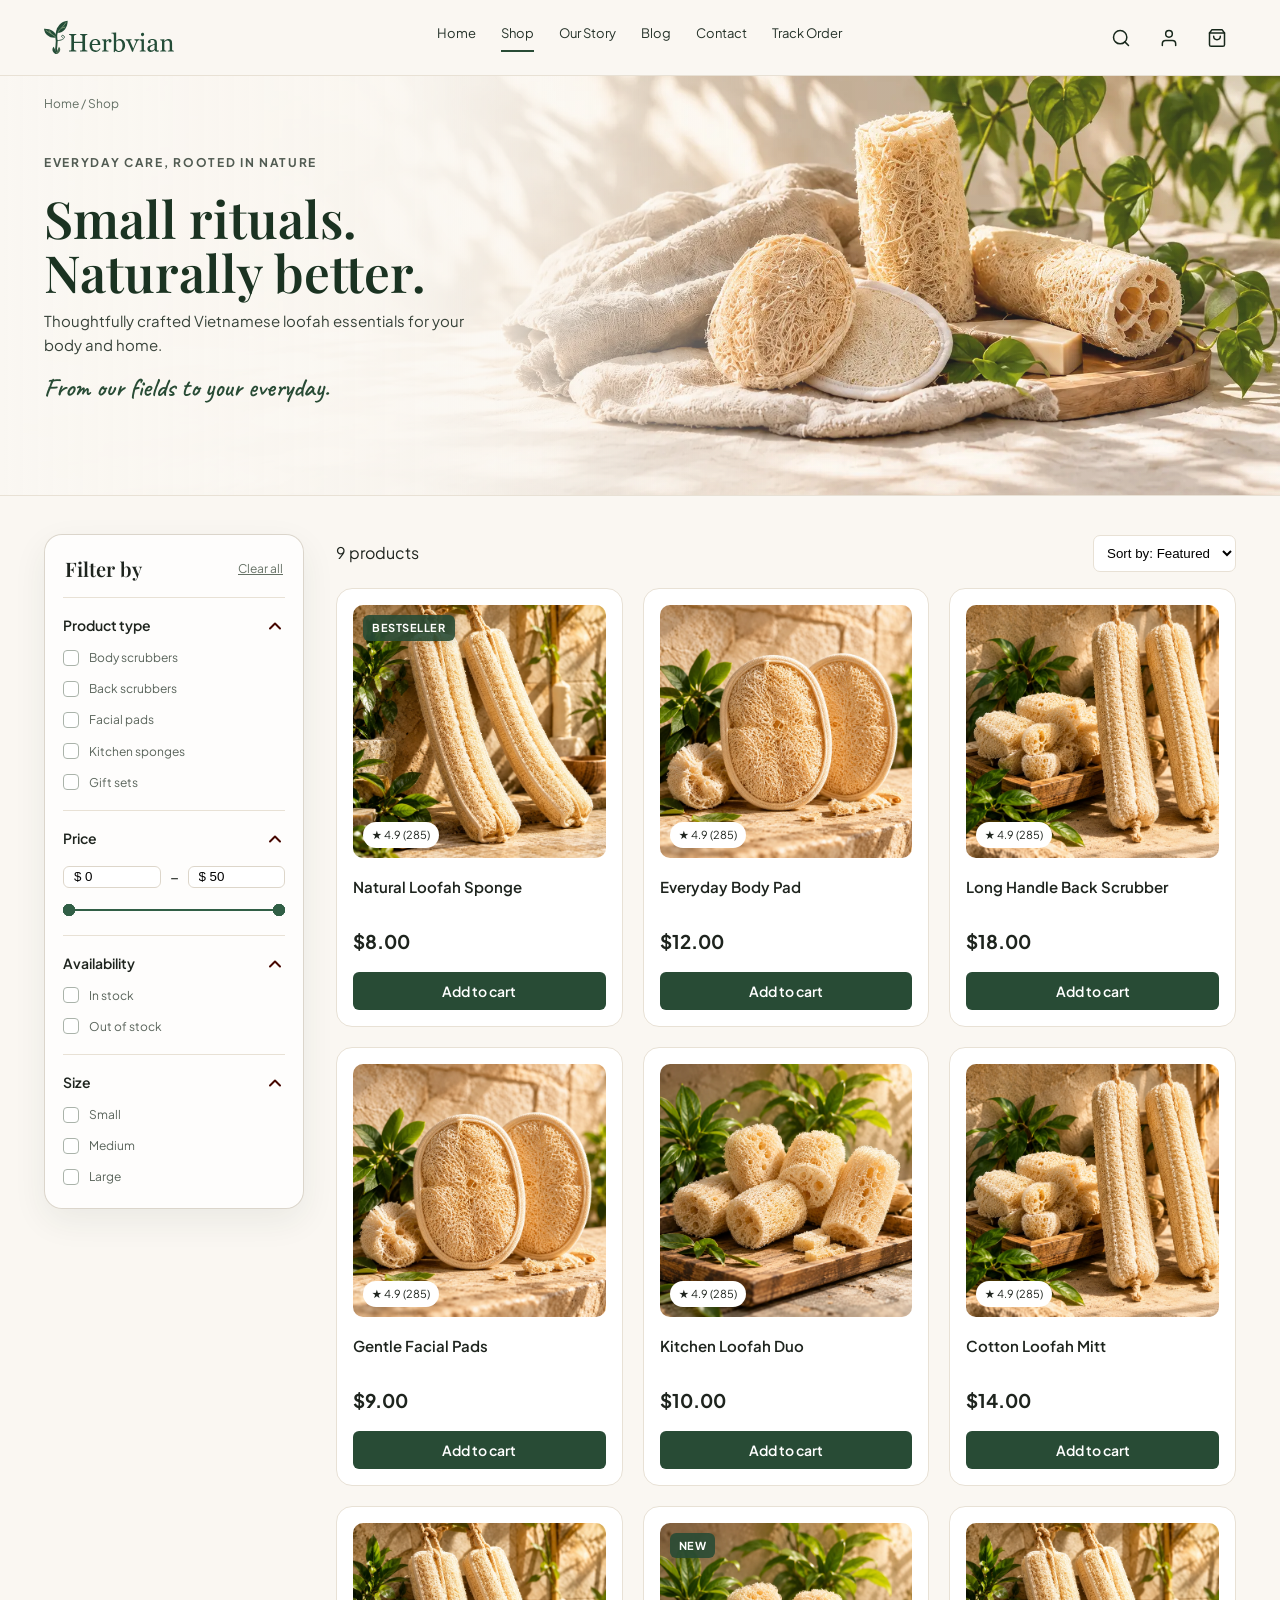
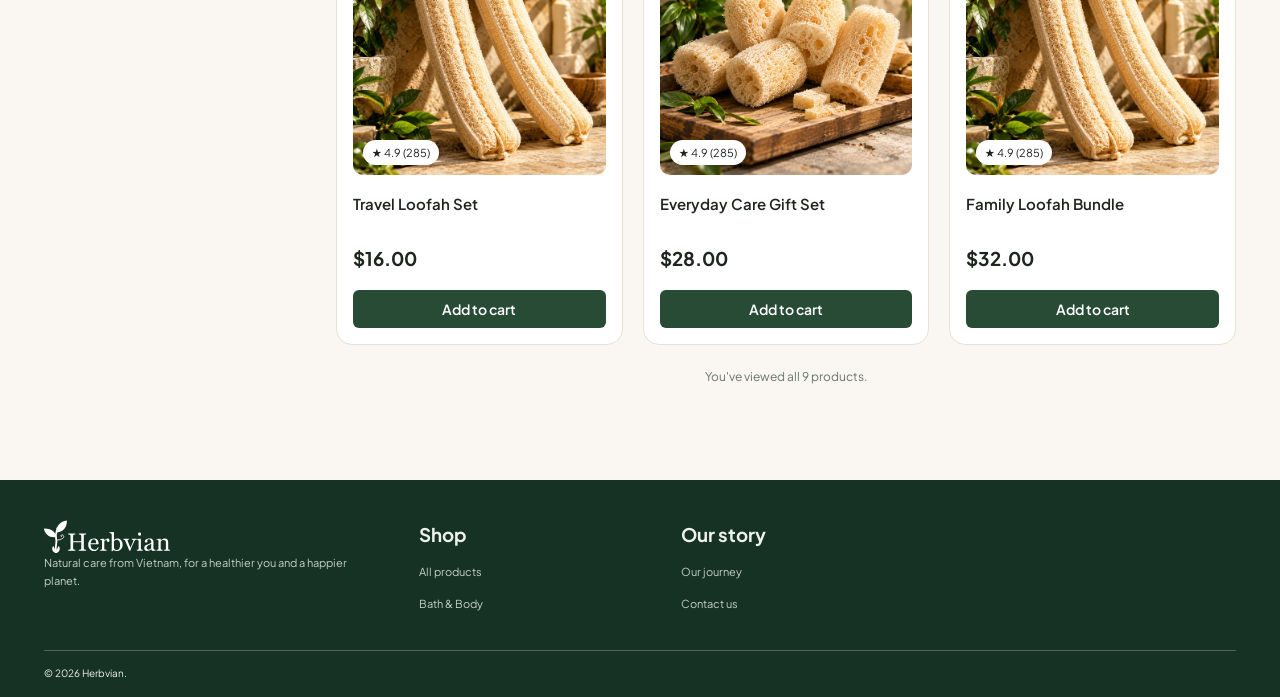
<file: shop.html>
<!doctype html>
<html lang="en">

<head>
  <meta charset="utf-8">
  <meta name="viewport" content="width=device-width,initial-scale=1">
  <title>Shop | Herbvian</title>
  <link rel="preconnect" href="https://fonts.googleapis.com">
  <link rel="preconnect" href="https://fonts.gstatic.com" crossorigin>
  <link href="https://fonts.googleapis.com/css2?family=Caveat:wght@500;600&family=Playfair+Display:wght@500;600;700&family=Plus+Jakarta+Sans:wght@400;500;600;700&display=swap" rel="stylesheet">
  <link rel="stylesheet" href="css/style.css?v=all-pages-8">
</head>

<body>
  <header class="page-header">
    <div class="container page-header__inner">
      <a class="page-logo" href="index.html" aria-label="Herbvian home">
        <img src="imgs/logo_her.svg" alt="Herbvian">
      </a>
      <nav class="page-nav" id="pageNav" aria-label="Main navigation">
        <a href="index.html">Home</a>
        <a href="shop.html" aria-current="page">Shop</a>
        <a href="our-story.html">Our Story</a>
        <a href="blog.html">Blog</a>
        <a href="contact.html">Contact</a>
        <a href="track-order.html">Track Order</a>
      </nav>
      <div class="page-actions">
        <button class="page-icon" type="button" aria-label="Search">
          <svg viewBox="0 0 24 24" aria-hidden="true"><circle cx="11" cy="11" r="8"></circle><path d="m21 21-4.35-4.35"></path></svg>
        </button>
        <button class="page-icon page-account" type="button" aria-label="Account">
          <svg viewBox="0 0 24 24" aria-hidden="true"><circle cx="12" cy="7" r="4"></circle><path d="M4 21v-2a4 4 0 0 1 4-4h8a4 4 0 0 1 4 4v2"></path></svg>
        </button>
        <button class="page-icon" type="button" aria-label="Shopping cart">
          <svg viewBox="0 0 24 24" aria-hidden="true"><path d="M6 2 3 6v14a2 2 0 0 0 2 2h14a2 2 0 0 0 2-2V6l-3-4Z"></path><path d="M3 6h18M16 10a4 4 0 0 1-8 0"></path></svg>
        </button>
        <button class="page-icon page-menu-toggle" id="pageMenuToggle" type="button" aria-label="Open menu" aria-controls="pageNav" aria-expanded="false">
          <svg viewBox="0 0 24 24" aria-hidden="true"><path d="M4 7h16M4 12h16M4 17h16"></path></svg>
        </button>
      </div>
    </div>
  </header>

  <main>
    <section class="shop-hero">
      <img class="section-bg-image shop-bg-image" src="imgs/shop_hero.webp" alt="" loading="lazy" decoding="async" aria-hidden="true">
      <div class="container">
        <div class="breadcrumb">Home / Shop</div>
        <div class="shop-hero-copy">
          <span class="eyebrow">Everyday care, rooted in nature</span>
          <h1>Small rituals.<br>Naturally better.</h1>
          <p>Thoughtfully crafted Vietnamese loofah essentials for your body and home.</p>
          <div class="shop-script">From our fields to your everyday.</div>
        </div>
      </div>
    </section>

    <section class="container shop-layout">
      <button class="shop-filter-toggle" id="shopFilterToggle" type="button" aria-controls="shopFilters" aria-expanded="false">
        <span>Filter products</span>
        <svg viewBox="0 0 20 20" aria-hidden="true"><path d="M3 5h14M6 10h8M8 15h4"></path></svg>
      </button>

      <aside class="shop-filters" id="shopFilters">
        <div class="shop-filter-head"><h2>Filter by</h2><button class="shop-clear" type="button">Clear all</button></div>
        <details class="shop-filter" open>
          <summary>Product type</summary>
          <label><input type="checkbox">Body scrubbers</label>
          <label><input type="checkbox">Back scrubbers</label>
          <label><input type="checkbox">Facial pads</label>
          <label><input type="checkbox">Kitchen sponges</label>
          <label><input type="checkbox">Gift sets</label>
        </details>
        <details class="shop-filter" open>
          <summary>Price</summary>
          <div class="price-boxes"><input value="$ 0" aria-label="Minimum price"><span>–</span><input value="$ 50" aria-label="Maximum price"></div>
          <div class="price-range" aria-hidden="true"></div>
        </details>
        <details class="shop-filter" open>
          <summary>Availability</summary>
          <label><input type="checkbox">In stock</label>
          <label><input type="checkbox">Out of stock</label>
        </details>
        <details class="shop-filter" open>
          <summary>Size</summary>
          <label><input type="checkbox">Small</label>
          <label><input type="checkbox">Medium</label>
          <label><input type="checkbox">Large</label>
        </details>
      </aside>

      <div class="shop-catalogue">
        <div class="shop-catalogue-head">
          <span>9 products</span>
          <label class="sr-only" for="shopSort">Sort products</label>
          <select id="shopSort"><option>Sort by: Featured</option></select>
        </div>
        <div class="shop-products" id="products"></div>
        <p class="shop-viewed">You've viewed all 9 products.</p>
      </div>
    </section>
  </main>

  <footer class="page-footer">
    <div class="container">
      <div class="page-footer__grid">
        <div><img class="page-footer__logo" src="imgs/logo_her.svg" alt="Herbvian"><p>Natural care from Vietnam, for a healthier you and a happier planet.</p></div>
        <div><h3>Shop</h3><ul><li><a href="shop.html">All products</a></li><li><a href="shop.html">Bath &amp; Body</a></li></ul></div>
        <div><h3>Our story</h3><ul><li><a href="our-story.html">Our journey</a></li><li><a href="contact.html">Contact us</a></li></ul></div>
      </div>
      <div class="page-footer__bottom">© 2026 Herbvian.</div>
    </div>
  </footer>

  <script>
    const productsElement = document.getElementById('products');
    const products = [
      ['product-1.webp', 'Natural Loofah Sponge', '$8.00', 'Bestseller'],
      ['product-2.webp', 'Everyday Body Pad', '$12.00'],
      ['product-3.webp', 'Long Handle Back Scrubber', '$18.00'],
      ['product-2.webp', 'Gentle Facial Pads', '$9.00'],
      ['product-4.webp', 'Kitchen Loofah Duo', '$10.00'],
      ['product-3.webp', 'Cotton Loofah Mitt', '$14.00'],
      ['product-1.webp', 'Travel Loofah Set', '$16.00'],
      ['product-4.webp', 'Everyday Care Gift Set', '$28.00', 'New'],
      ['product-1.webp', 'Family Loofah Bundle', '$32.00']
    ];

    productsElement.innerHTML = products.map(([image, name, price, badge], index) => `
      <article class="product-card">
        <div class="product-image">
          <img src="imgs/${image}" alt="${name}" loading="${index < 3 ? 'eager' : 'lazy'}" decoding="async">
          ${badge ? `<span class="product-badge">${badge}</span>` : ''}
        </div>
        <div class="product-card-body">
          <h2 class="product-name">${name}</h2>
          <p class="price">${price}</p>
          <button class="btn btn-cart" type="button">Add to cart</button>
        </div>
      </article>`).join('');

    const pageMenuToggle = document.getElementById('pageMenuToggle');
    const pageNav = document.getElementById('pageNav');
    const shopFilterToggle = document.getElementById('shopFilterToggle');
    const shopFilters = document.getElementById('shopFilters');

    function togglePanel(button, panel) {
      const isOpen = !panel.classList.contains('is-open');
      panel.classList.toggle('is-open', isOpen);
      button.setAttribute('aria-expanded', String(isOpen));
    }

    pageMenuToggle.addEventListener('click', () => togglePanel(pageMenuToggle, pageNav));
    shopFilterToggle.addEventListener('click', () => togglePanel(shopFilterToggle, shopFilters));
    pageNav.addEventListener('click', (event) => {
      if (event.target.closest('a')) {
        pageNav.classList.remove('is-open');
        pageMenuToggle.setAttribute('aria-expanded', 'false');
      }
    });

    window.addEventListener('resize', () => {
      if (window.innerWidth > 900) {
        pageNav.classList.remove('is-open');
        shopFilters.classList.remove('is-open');
        pageMenuToggle.setAttribute('aria-expanded', 'false');
        shopFilterToggle.setAttribute('aria-expanded', 'false');
      }
    }, { passive: true });
  </script>
</body>

</html>
</file>
<file: css/style.css>
/* ==========================================================================
   🌿 HERBVIAN — DESIGN SYSTEM & MASTER STYLESHEET
   Natural Care From Vietnam for a Healthier You
   ========================================================================== */

/* --- 1. CSS VARIABLES (DESIGN TOKENS) --- */
:root {
  /* Brand Primary Colors */
  --color-primary: #284B35;
  /* Deep Forest Green */
  --color-primary-dark: #1B3322;
  /* Dark Forest Charcoal */
  --color-primary-hover: #1F3A2A;
  /* Deep Forest Hover */
  --color-primary-light: #3D644B;
  /* Sage Forest */
  --color-primary-soft: #EEF3EF;
  /* Soft Forest Tint */

  /* Accent Colors */
  --color-accent-gold: #EBB434;
  /* Loofah Blossom Yellow */
  --color-accent-star: #F4A81E;
  /* Warm Star Rating Yellow */
  --color-accent-amber: #D69438;
  /* Golden Hour Amber */

  /* Neutral Backgrounds & Surfaces */
  --bg-page: #FAF7F2;
  /* Warm Linen Page Base */
  --bg-surface: #F4EFE6;
  /* Soft Parchment Card/Section */
  --bg-card: #FFFFFF;
  /* Pure White for Cards & Polaroids */
  --bg-dark-section: #1A1B18;
  /* Deep Spa Slate / Charcoal */

  /* Text Colors */
  --text-main: #1E241E;
  /* Dark Charcoal Green */
  --text-muted: #515B52;
  /* Earthy Slate Body */
  --text-sub: #7F8A80;
  /* Muted Grey Caption */
  --text-light: #FAF7F2;
  /* Warm Ivory for Dark Sections */
  --text-gold-light: #E5B869;
  /* Eyebrow Gold Accent on Dark */

  /* Borders & Dividers */
  --border-subtle: #E8E1D5;
  --border-card: #DCD5C9;
  --border-light-trans: rgba(255, 255, 255, 0.25);

  /* Typography Families */
  --font-serif: 'Playfair Display', Georgia, serif;
  --font-script: 'Caveat', cursive;
  --font-sans: 'Plus Jakarta Sans', system-ui, -apple-system, sans-serif;

  /* Typography Scale */
  --fs-hero-title: clamp(2.4rem, 4.8vw, 3.8rem);
  --fs-hero-script: clamp(2rem, 3.8vw, 3rem);
  --fs-h1: clamp(1.85rem, 3.5vw, 2.75rem);
  --fs-h2: clamp(1.4rem, 2.4vw, 2rem);
  --fs-h3: clamp(1.05rem, 1.8vw, 1.35rem);
  --fs-eyebrow: 0.75rem;
  --fs-body-lg: 1.0625rem;
  --fs-body: 0.9375rem;
  --fs-body-sm: 0.8125rem;
  --fs-meta: 0.75rem;

  /* Border Radii */
  --radius-sm: 6px;
  --radius-md: 10px;
  --radius-lg: 16px;
  --radius-xl: 24px;
  --radius-full: 9999px;

  /* Shadows */
  --shadow-sm: 0 2px 8px rgba(0, 0, 0, 0.04);
  --shadow-md: 0 10px 30px rgba(40, 75, 53, 0.08);
  --shadow-polaroid: 0 16px 36px rgba(27, 51, 34, 0.12);
  --shadow-drawer: -8px 0 30px rgba(0, 0, 0, 0.15);

  /* Transitions & Curves - Organic & Fluid Easing */
  --ease-soft: cubic-bezier(0.22, 1, 0.36, 1);
  /* Smooth deceleration for luxury feel */
  --ease-fluid: cubic-bezier(0.25, 0.9, 0.3, 1);
  /* Natural fluid response */
  --ease-in-out-soft: cubic-bezier(0.4, 0, 0.2, 1);
  /* Standard silky ease-in-out */
  --ease-spring-soft: cubic-bezier(0.34, 1.3, 0.64, 1);
  /* Gentle subtle spring bounce */
  --ease-drawer: cubic-bezier(0.32, 0.72, 0, 1);
  /* iOS-like fluid sheet slide */

  --transition-fast: 0.3s var(--ease-fluid);
  --transition-normal: 0.5s var(--ease-soft);
  --transition-slow: 0.8s var(--ease-soft);
  --transition-image: 1.1s var(--ease-soft);
  --transition-drawer: 0.6s var(--ease-drawer);

  /* Layout Container */
  --container-max-w: 1240px;
  --header-height: 80px;
}

/* --- 2. CSS RESET & BASE --- */
*,
*::before,
*::after {
  box-sizing: border-box;
  margin: 0;
  padding: 0;
}

/* --- LENIS SMOOTH SCROLL INTEGRATION --- */
html.lenis,
html.lenis body {
  height: auto;
}

.lenis.lenis-smooth {
  scroll-behavior: auto !important;
}

.lenis.lenis-smooth [data-lenis-prevent] {
  overscroll-behavior: contain;
}

.lenis.lenis-stopped {
  overflow: hidden;
}

.lenis.lenis-smooth iframe {
  pointer-events: none;
}

/* --- LUXURY CUSTOM SCROLLBAR --- */
/* Modern standards (Firefox, Safari 16+) */
html {
  font-size: 16px;
  -webkit-font-smoothing: antialiased;
  -moz-osx-font-smoothing: grayscale;
  scrollbar-width: thin;
  scrollbar-color: rgba(40, 75, 53, 0.35) var(--bg-page);
}

/* WebKit-based browsers (Chrome, Edge, Opera, Safari) */
::-webkit-scrollbar {
  width: 9px;
  height: 9px;
}

::-webkit-scrollbar-track {
  background: var(--bg-page);
}

::-webkit-scrollbar-thumb {
  background-color: rgba(40, 75, 53, 0.3);
  border-radius: 9999px;
  border: 2px solid var(--bg-page);
  /* Creates elegant inset floating pill */
  background-clip: padding-box;
  transition: background-color 0.2s ease;
}

::-webkit-scrollbar-thumb:hover {
  background-color: var(--color-primary-light);
}

::-webkit-scrollbar-thumb:active {
  background-color: var(--color-primary);
}

::-webkit-scrollbar-corner {
  background: transparent;
}

/* Custom scrollbar for inner scrollable containers (e.g., Cart Drawer) */
.drawer-body,
[data-lenis-prevent] {
  scrollbar-width: thin;
  scrollbar-color: rgba(40, 75, 53, 0.25) transparent;
}

.drawer-body::-webkit-scrollbar,
[data-lenis-prevent]::-webkit-scrollbar {
  width: 5px;
  height: 5px;
}

.drawer-body::-webkit-scrollbar-track,
[data-lenis-prevent]::-webkit-scrollbar-track {
  background: transparent;
}

.drawer-body::-webkit-scrollbar-thumb,
[data-lenis-prevent]::-webkit-scrollbar-thumb {
  background-color: rgba(40, 75, 53, 0.25);
  border-radius: 9999px;
}

.drawer-body::-webkit-scrollbar-thumb:hover,
[data-lenis-prevent]::-webkit-scrollbar-thumb:hover {
  background-color: var(--color-primary-light);
}

body {
  font-family: var(--font-sans);
  background-color: var(--bg-page);
  color: var(--text-main);
  line-height: 1.6;
  overflow-x: hidden;
}

/* --- FIRST-VISIT PRELOADER --- */
html.preloader-active,
html.preloader-active body {
  overflow: hidden;
}

.site-preloader {
  position: fixed;
  inset: 0;
  z-index: 10000;
  display: none;
  place-items: center;
  background: #f5f0e7;
  opacity: 1;
  visibility: visible;
  transition: opacity 420ms var(--ease-soft), visibility 0s linear 420ms;
}

.preloader-active .site-preloader {
  display: grid;
}

.site-preloader-logo {
  width: min(78vw, 480px);
  height: auto;
}

.site-preloader.is-leaving {
  opacity: 0;
  visibility: hidden;
  pointer-events: none;
}

html[data-preloader-mode="reduced"] .site-preloader {
  transition-duration: 220ms, 0s;
  transition-delay: 0s, 220ms;
}

img {
  max-width: 100%;
  height: auto;
  display: block;
}

/* Skip layout and paint work for content that is still far below the fold. */
.journey-section,
.ocean-section,
.comparison-section,
.spa-section,
.products-section,
.reviews-section,
.faq-section,
.blog-section,
.value-props-bar,
.site-footer {
  content-visibility: auto;
  contain-intrinsic-size: auto 900px;
}

a {
  color: inherit;
  text-decoration: none;
  transition: color var(--transition-fast);
}

button {
  cursor: pointer;
  border: none;
  background: none;
  font-family: inherit;
  font-size: inherit;
  color: inherit;
}

ul,
ol {
  list-style: none;
}

/* --- 3. REUSABLE UTILITIES & TYPOGRAPHY --- */
.container {
  width: 100%;
  max-width: var(--container-max-w);
  margin-left: auto;
  margin-right: auto;
  padding-left: 24px;
  padding-right: 24px;
}

.eyebrow {
  font-size: var(--fs-eyebrow);
  font-weight: 700;
  text-transform: uppercase;
  letter-spacing: 0.14em;
  color: var(--text-muted);
  display: inline-block;
  margin-bottom: 10px;
}

.eyebrow-gold {
  color: var(--text-gold-light);
}

.font-serif {
  font-family: var(--font-serif);
}

.font-script {
  font-family: var(--font-script);
}

/* Standard Buttons */
.btn {
  display: inline-flex;
  align-items: center;
  justify-content: center;
  gap: 8px;
  font-weight: 600;
  font-size: 0.8125rem;
  letter-spacing: 0.08em;
  text-transform: uppercase;
  border-radius: var(--radius-full);
  padding: 13px 28px;
  transition: transform var(--transition-normal), background-color var(--transition-fast), color var(--transition-fast), box-shadow var(--transition-normal), border-color var(--transition-fast);
  white-space: nowrap;
  will-change: transform, box-shadow;
}

.btn .arrow-icon,
.link-arrow .arrow-icon {
  display: inline-flex;
  align-items: center;
  justify-content: center;
  line-height: 0;
  transition: transform var(--transition-normal);
}

.btn .arrow-icon svg,
.link-arrow .arrow-icon svg {
  display: block;
}

.btn:hover .arrow-icon,
.link-arrow:hover .arrow-icon {
  transform: translateX(6px);
}

.btn-primary {
  background-color: var(--color-primary);
  color: #FFFFFF;
}

.btn-primary:hover {
  background-color: var(--color-primary-hover);
  box-shadow: 0 12px 28px rgba(40, 75, 53, 0.25);
  transform: translateY(-3px);
}

.btn-pill-dark {
  background-color: #243527;
  color: #FAF7F2;
  border: 1px solid rgba(255, 255, 255, 0.15);
  transition: transform var(--transition-normal), background-color var(--transition-fast), box-shadow var(--transition-normal), border-color var(--transition-fast);
  will-change: transform, box-shadow;
}

.btn-pill-dark:hover {
  background-color: var(--color-primary);
  border-color: var(--color-primary);
  box-shadow: 0 12px 28px rgba(0, 0, 0, 0.35);
  transform: translateY(-3px);
}

.btn-cart {
  width: 100%;
  background-color: var(--color-primary);
  color: #FFFFFF;
  border-radius: var(--radius-sm);
  padding: 10px 18px;
  font-size: 0.875rem;
  font-weight: 600;
  text-transform: none;
  letter-spacing: 0;
  display: flex;
  align-items: center;
  justify-content: center;
  gap: 8px;
  transition: transform var(--transition-fast), background-color var(--transition-fast), box-shadow var(--transition-normal);
  will-change: transform, box-shadow;
}

.btn-cart:hover {
  background-color: var(--color-primary-hover);
  box-shadow: 0 6px 18px rgba(40, 75, 53, 0.22);
  transform: translateY(-2px);
}

.btn-cart:active {
  transform: translateY(0);
  box-shadow: 0 2px 8px rgba(40, 75, 53, 0.15);
}

.link-arrow {
  display: inline-flex;
  align-items: center;
  gap: 6px;
  font-weight: 600;
  font-size: 0.875rem;
  color: var(--text-main);
  transition: color var(--transition-fast);
}

.link-arrow:hover {
  color: var(--color-primary);
}

.link-arrow .arrow-icon {
  transition: transform var(--transition-normal);
}

.link-arrow:hover .arrow-icon {
  transform: translateX(6px);
}

/* Rating Stars */
.rating-stars {
  display: flex;
  align-items: center;
  gap: 3px;
  color: var(--color-accent-star);
  font-size: 0.875rem;
}

.rating-count {
  color: var(--text-sub);
  font-size: 0.8125rem;
  margin-left: 4px;
}

/* --- 4. HEADER / NAVBAR --- */
.site-header {
  position: fixed;
  top: 0;
  left: 0;
  width: 100%;
  z-index: 100;
  height: var(--header-height);
  background-color: transparent;
  display: flex;
  align-items: center;
  isolation: isolate;
}

.header-background {
  position: absolute;
  z-index: 0;
  pointer-events: none;
  transition: opacity 180ms ease-out;
}

.header-background-default {
  inset: 0;
  opacity: 1;
  border-bottom: 1px solid rgba(255, 255, 255, 0.2);
  backdrop-filter: blur(8px);
  -webkit-backdrop-filter: blur(8px);
}

.header-background-scrolled {
  top: 10px;
  left: 50%;
  width: min(calc(100% - 48px), 1220px);
  height: 60px;
  transform: translateX(-50%);
  border: 1px solid rgba(232, 225, 213, 0.8);
  border-radius: 18px;
  background-color: rgba(250, 247, 242, 0.94);
  box-shadow: 0 4px 24px rgba(0, 0, 0, 0.06);
  backdrop-filter: blur(16px);
  -webkit-backdrop-filter: blur(16px);
  opacity: 0;
}

.site-header.scrolled .header-background-default {
  opacity: 0;
}

.site-header.scrolled .header-background-scrolled {
  opacity: 1;
}

.header-container {
  display: flex;
  align-items: center;
  justify-content: space-between;
  padding-block: 8px;
  position: relative;
  z-index: 1;
}

.site-header.scrolled .header-container {
  padding-block: 8px;
}

.brand-logo {
  display: flex;
  align-items: center;
  gap: 10px;
  text-decoration: none;
  transition: opacity var(--transition-fast), transform var(--transition-fast);
}

.brand-logo:hover {
  opacity: 0.9;
}

.brand-logo-image {
  width: 130px;
  height: auto;
  flex: 0 0 auto;
  transition: transform 180ms ease-out, width 180ms ease-out;
}

.site-header.scrolled .brand-logo-image {
  width: 130px;
  filter: none;
  transform: scale(0.84615);
  transform-origin: left center;
}

.brand-logo:hover .brand-logo-image {
  transform: scale(1.02);
}

.site-header.scrolled .brand-logo:hover .brand-logo-image {
  transform: scale(0.86308);
}

.brand-logo svg {
  color: var(--color-primary);
  width: 28px;
  height: 28px;
  transition: transform var(--transition-normal);
}

.brand-logo:hover svg {
  transform: rotate(15deg);
}

.brand-logo-text {
  display: flex;
  flex-direction: column;
  line-height: 1;
}

.brand-title {
  font-family: var(--font-serif);
  font-size: 1.45rem;
  font-weight: 700;
  color: var(--color-primary-dark);
  letter-spacing: -0.01em;
}

.brand-tagline {
  font-family: var(--font-sans);
  font-size: 0.5rem;
  font-weight: 700;
  letter-spacing: 0.16em;
  color: var(--text-muted);
  margin-top: 3px;
  text-transform: uppercase;
}

.nav-menu {
  display: flex;
  align-items: center;
  gap: 24px;
}

.nav-link {
  font-size: 0.875rem;
  font-weight: 500;
  color: var(--text-main);
  position: relative;
  padding: 8px 0;
  transition: color var(--transition-fast);
}

.nav-link.has-dropdown {
  display: inline-flex;
  align-items: center;
  gap: 4px;
}

.nav-link::after {
  content: '';
  position: absolute;
  bottom: 4px;
  left: 0;
  width: 0%;
  height: 2px;
  background-color: var(--color-primary);
  transition: width var(--transition-normal);
}

.nav-link:hover::after,
.nav-link.active::after {
  width: 100%;
}

.nav-link:hover {
  color: var(--color-primary);
}

.header-actions {
  display: flex;
  align-items: center;
  gap: 16px;
}

.action-btn {
  position: relative;
  display: flex;
  align-items: center;
  justify-content: center;
  width: 38px;
  height: 38px;
  border-radius: var(--radius-full);
  color: var(--text-main);
  transition: background-color var(--transition-fast), color var(--transition-fast), transform var(--transition-fast);
}

.action-btn:hover {
  background-color: rgba(40, 75, 53, 0.08);
  color: var(--color-primary);
  transform: translateY(-1px);
}

.cart-badge {
  position: absolute;
  top: 4px;
  right: 4px;
  background-color: var(--color-primary);
  color: #FFFFFF;
  font-size: 0.6875rem;
  font-weight: 700;
  width: 16px;
  height: 16px;
  border-radius: var(--radius-full);
  display: flex;
  align-items: center;
  justify-content: center;
}

.mobile-menu-toggle {
  display: none;
  font-size: 1.5rem;
  color: var(--text-main);
}

/* --- 5. HERO SECTION --- */
.hero-section {
  position: relative;
  min-height: 100vh;
  display: flex;
  flex-direction: column;
  justify-content: space-between;
  background-color: #E8DCC9;
  background-image:
    radial-gradient(ellipse 65% 55% at 20% 32%, rgba(250, 247, 242, 0.95) 0%, rgba(250, 247, 242, 0.65) 45%, rgba(250, 247, 242, 0) 80%),
    linear-gradient(to top, rgba(14, 28, 19, 0.75) 0%, rgba(14, 28, 19, 0.30) 25%, transparent 48%);
  background-size: cover;
  background-position: right 6% top;
  padding-top: calc(var(--header-height) + 24px);
  padding-bottom: 125px;
  /* Rộng rãi, cách xa hoàn toàn mép giấy xé để content không bị sát đáy */

  /* Authentic Torn Paper Edge Mask */
  -webkit-mask-image: url('../imgs/hero-torn-mask.webp');
  mask-image: url('../imgs/hero-torn-mask.webp');
  -webkit-mask-size: 100% 100%;
  mask-size: 100% 100%;
  -webkit-mask-repeat: no-repeat;
  mask-repeat: no-repeat;
  -webkit-mask-position: bottom;
  mask-position: bottom;
}

.hero-container {
  display: flex;
  flex-direction: column;
  justify-content: space-between;
  width: 100%;
  flex-grow: 1;
}

.hero-main-content {
  padding-top: 30px;
  padding-bottom: 30px;
  max-width: 520px;
}

.hero-title {
  font-size: clamp(2.35rem, 3.8vw, 3.35rem);
  line-height: 1.1;
  font-weight: 600;
  color: #173322;
  margin-bottom: 4px;
  letter-spacing: -0.01em;
}

.hero-title-main {
  display: block;
}

.hero-title .title-script {
  display: block;
  font-family: var(--font-script);
  font-size: clamp(1.95rem, 3vw, 2.65rem);
  font-weight: 600;
  color: #173322;
  margin-top: -2px;
  line-height: 1.15;
}

.hero-description {
  font-size: 1rem;
  color: #4A564C;
  margin-top: 14px;
  margin-bottom: 22px;
  line-height: 1.55;
  max-width: 440px;
}

.hero-btn-wrap {
  display: inline-block;
}

/* --- Hero Stagger Fade Animations --- */
.hero-title-main.reveal,
.hero-title .title-script.reveal,
.hero-description.reveal,
.hero-btn-wrap.reveal,
.hero-trust-item.reveal,
.trust-chevron.reveal {
  opacity: 0;
  transform: translateY(26px);
  transition: opacity 0.8s cubic-bezier(0.22, 1, 0.36, 1),
    transform 0.8s cubic-bezier(0.22, 1, 0.36, 1);
  will-change: opacity, transform;
}

.hero-title-main.reveal.is-visible,
.hero-title .title-script.reveal.is-visible,
.hero-description.reveal.is-visible,
.hero-btn-wrap.reveal.is-visible,
.hero-trust-item.reveal.is-visible,
.trust-chevron.reveal.is-visible {
  opacity: 1;
  transform: translateY(0);
}

/* Hero Stagger Delays (Delicate 120ms - 140ms steps) */
.hero-delay-1 {
  transition-delay: 0.08s;
}

.hero-delay-2 {
  transition-delay: 0.22s;
}

.hero-delay-3 {
  transition-delay: 0.36s;
}

.hero-delay-4 {
  transition-delay: 0.50s;
}

.hero-delay-5 {
  transition-delay: 0.64s;
}

.hero-delay-6 {
  transition-delay: 0.76s;
}

.hero-delay-7 {
  transition-delay: 0.88s;
}

.hero-delay-8 {
  transition-delay: 1.00s;
}

/* Hero Button with White Outline */
.btn-hero {
  background-color: #244832;
  color: #FFFFFF;
  border: 1.5px solid rgba(255, 255, 255, 0.9);
  border-radius: var(--radius-full);
  padding: 11px 26px;
  font-size: 0.8125rem;
  font-weight: 700;
  letter-spacing: 0.08em;
  text-transform: uppercase;
  display: inline-flex;
  align-items: center;
  gap: 10px;
  box-shadow: 0 4px 16px rgba(0, 0, 0, 0.18);
  transition: background-color var(--transition-normal), border-color var(--transition-normal),
    color var(--transition-normal), transform var(--transition-normal),
    box-shadow var(--transition-normal);
}

.btn-hero:hover {
  background-color: #1A3624;
  border-color: #FFFFFF;
  transform: translateY(-2px);
  box-shadow: 0 8px 24px rgba(26, 54, 36, 0.35);
}

.btn-hero .arrow-icon {
  display: inline-flex;
  align-items: center;
  transition: transform var(--transition-normal);
}

.btn-hero:hover .arrow-icon {
  transform: translateX(5px);
}

/* Hero Trust Row */
.hero-trust-row {
  display: flex;
  align-items: flex-end;
  gap: 32px;
  max-width: 740px;
  margin-top: auto;
  padding-bottom: 8px;
}

.hero-trust-item {
  display: flex;
  flex-direction: column;
  align-items: center;
  text-align: center;
  gap: 8px;
  color: #FFFFFF;
}

.trust-icon {
  display: flex;
  align-items: center;
  justify-content: center;
  color: #FFFFFF;
  filter: drop-shadow(0 2px 5px rgba(0, 0, 0, 0.65));
  transition: transform var(--transition-fast);
}

.hero-trust-item:hover .trust-icon {
  transform: translateY(-2px) scale(1.08);
}

.trust-label {
  display: flex;
  flex-direction: column;
  gap: 2px;
  font-size: 0.8125rem;
  line-height: 1.35;
  color: #FFFFFF;
  text-shadow: 0 1px 3px rgba(0, 0, 0, 0.9), 0 2px 8px rgba(0, 0, 0, 0.65);
  white-space: nowrap;
}

.trust-label strong {
  font-size: 0.875rem;
  font-weight: 700;
  color: #FFFFFF;
  letter-spacing: 0.01em;
}

.trust-label span {
  font-weight: 500;
  color: rgba(255, 255, 255, 0.98);
}

.trust-chevron {
  color: rgba(255, 255, 255, 0.85);
  display: flex;
  align-items: center;
  justify-content: center;
  margin-bottom: 14px;
  filter: drop-shadow(0 1px 3px rgba(0, 0, 0, 0.65));
}

/* --- 6. THE JOURNEY SECTION --- */
.journey-section {
  position: relative;
  background-color: var(--bg-page);
  padding-top: 50px;
  padding-bottom: 96px;
  margin-top: 0;
}

.journey-top-layout {
  display: grid;
  grid-template-columns: 1.1fr 1fr;
  gap: 60px;
  align-items: center;
  margin-bottom: 60px;
}

/* Collage of Polaroid photos */
.journey-collage {
  position: relative;
  display: flex;
  justify-content: center;
  border-radius: var(--radius-xl);
  box-shadow: 0 18px 40px rgba(27, 51, 34, 0.12);
  overflow: hidden;
  transition: transform var(--transition-slow), box-shadow var(--transition-slow);
}

.journey-collage:hover {
  transform: translateY(-4px);
  box-shadow: 0 26px 52px rgba(27, 51, 34, 0.18);
}

.collage-main-img {
  width: 100%;
  height: auto;
  display: block;
  object-fit: cover;
  border-radius: var(--radius-xl);
}

.journey-info {
  max-width: 480px;
}

.journey-title {
  font-size: var(--fs-h1);
  color: var(--color-primary-dark);
  line-height: 1.2;
  margin-top: 8px;
  margin-bottom: 20px;
}

.journey-text {
  font-size: var(--fs-body);
  color: var(--text-muted);
  line-height: 1.7;
  margin-bottom: 28px;
}

/* 6 Steps Timeline Gallery */
.journey-steps-wrap {
  margin-top: 50px;
}

.journey-steps-grid {
  display: grid;
  grid-template-columns: repeat(6, 1fr);
  gap: 16px;
  align-items: center;
}

.step-card {
  text-align: center;
  position: relative;
}

.step-img-box {
  position: relative;
  aspect-ratio: 1 / 1;
  border-radius: var(--radius-md);
  overflow: hidden;
  box-shadow: var(--shadow-sm);
  border: 1px solid var(--border-subtle);
  background: #FFF;
  margin-bottom: 10px;
  transition: transform var(--transition-normal), box-shadow var(--transition-normal), border-color var(--transition-fast);
  will-change: transform, box-shadow;
}

.step-img-box img {
  width: 100%;
  height: 100%;
  object-fit: cover;
  transition: transform var(--transition-image);
  will-change: transform;
}

.step-card:hover .step-img-box {
  transform: translateY(-6px);
  box-shadow: 0 12px 28px rgba(40, 75, 53, 0.12);
  border-color: var(--color-accent-gold);
}

.step-card:hover .step-img-box img {
  transform: scale(1.08);
}

.step-title {
  font-size: 0.875rem;
  font-weight: 600;
  color: var(--text-main);
}

/* Connector Arrow between steps */
.step-arrow-divider {
  position: absolute;
  top: 36%;
  right: -13px;
  width: 24px;
  height: 24px;
  border-radius: var(--radius-full);
  background-color: #FFFFFF;
  border: 1px solid var(--border-card);
  color: var(--color-primary);
  display: flex;
  align-items: center;
  justify-content: center;
  line-height: 0;
  z-index: 5;
  box-shadow: var(--shadow-sm);
  transition: transform var(--transition-normal), border-color var(--transition-fast), color var(--transition-fast);
}

.step-arrow-divider svg {
  display: block;
}

.step-card:hover .step-arrow-divider {
  transform: scale(1.15);
  border-color: var(--color-accent-gold);
}

/* --- 7. SPA RITUAL SECTION (Dark Moody Aesthetic) --- */
.spa-section {
  position: relative;
  background-color: var(--bg-dark-section);
  background-image: none;
  background-size: cover;
  background-position: center right;
  padding: 100px 0 60px 0;
  color: var(--text-light);
  overflow: hidden;
}

.spa-content {
  max-width: 520px;
  margin-bottom: 70px;
}

.spa-title {
  font-size: clamp(2.2rem, 4vw, 3.2rem);
  line-height: 1.15;
  font-weight: 500;
  color: #FAF7F2;
  margin-top: 10px;
  margin-bottom: 20px;
}

.spa-description {
  font-size: var(--fs-body);
  color: rgba(250, 247, 242, 0.82);
  line-height: 1.7;
  margin-bottom: 30px;
}

.spa-features-grid {
  display: grid;
  grid-template-columns: repeat(5, 1fr);
  gap: 20px;
  padding-top: 40px;
  border-top: 1px solid rgba(255, 255, 255, 0.15);
}

.spa-feature-item {
  display: flex;
  flex-direction: column;
  align-items: center;
  text-align: center;
  gap: 12px;
}

.spa-feature-circle {
  width: 48px;
  height: 48px;
  border-radius: var(--radius-full);
  border: 1px solid rgba(255, 255, 255, 0.35);
  display: flex;
  align-items: center;
  justify-content: center;
  color: #FAF7F2;
  background: rgba(255, 255, 255, 0.05);
  transition: background-color var(--transition-normal), border-color var(--transition-normal), transform var(--transition-normal), box-shadow var(--transition-normal);
  will-change: transform;
}

.spa-feature-item:hover .spa-feature-circle {
  background: var(--color-primary);
  border-color: var(--color-primary);
  box-shadow: 0 8px 20px rgba(40, 75, 53, 0.4);
  transform: translateY(-4px);
}

.spa-feature-title {
  font-size: 0.8125rem;
  font-weight: 500;
  color: #FAF7F2;
  line-height: 1.3;
}

/* --- 8. BEST SELLERS (PRODUCT SHOWCASE) --- */
.products-section {
  background-color: var(--bg-page);
  padding: 96px 0;
}

.section-head-bar {
  display: flex;
  align-items: flex-end;
  justify-content: space-between;
  margin-bottom: 40px;
}

.section-title-group .section-title {
  font-size: var(--fs-h1);
  color: var(--color-primary-dark);
  line-height: 1.2;
}

.section-title-group .section-subtitle {
  font-size: var(--fs-body);
  color: var(--text-muted);
  margin-top: 6px;
}

.products-grid {
  display: grid;
  grid-template-columns: repeat(4, 1fr);
  gap: 24px;
}

.product-card {
  background-color: var(--bg-card);
  border: 1px solid var(--border-subtle);
  border-radius: var(--radius-lg);
  padding: 16px;
  display: flex;
  flex-direction: column;
  transition: transform var(--transition-normal), box-shadow var(--transition-normal), border-color var(--transition-fast);
  will-change: transform, box-shadow;
}

.product-card:hover {
  transform: translateY(-8px);
  box-shadow: 0 18px 40px rgba(30, 45, 35, 0.1);
  border-color: var(--border-card);
}

.product-img-wrap {
  aspect-ratio: 1 / 1;
  border-radius: var(--radius-md);
  overflow: hidden;
  background-color: #F8F5EE;
  margin-bottom: 16px;
  position: relative;
}

.product-img-wrap img {
  width: 100%;
  height: 100%;
  object-fit: cover;
  transition: transform var(--transition-image);
  will-change: transform;
}

.product-card:hover .product-img-wrap img {
  transform: scale(1.07);
}

.product-badge {
  position: absolute;
  top: 10px;
  left: 10px;
  background-color: rgba(40, 75, 53, 0.9);
  color: #FFFFFF;
  font-size: 0.6875rem;
  font-weight: 700;
  text-transform: uppercase;
  padding: 4px 9px;
  border-radius: 6px;
  letter-spacing: 0.05em;
  z-index: 2;
  box-shadow: 0 2px 8px rgba(0, 0, 0, 0.12);
}

.product-rating-pill {
  position: absolute;
  bottom: 10px;
  left: 10px;
  display: inline-flex;
  align-items: center;
  gap: 4px;
  background: rgba(255, 255, 255, 0.92);
  backdrop-filter: blur(8px);
  -webkit-backdrop-filter: blur(8px);
  border: 1px solid rgba(255, 255, 255, 0.9);
  padding: 4px 10px 4px 9px;
  border-radius: 9999px;
  box-shadow: 0 4px 14px rgba(25, 38, 28, 0.08);
  font-size: 0.72rem;
  font-weight: 600;
  color: #1A281E;
  z-index: 2;
  pointer-events: none;
  transition: transform 0.3s var(--ease-soft), background-color 0.3s ease, box-shadow 0.3s ease;
}

.product-card:hover .product-rating-pill {
  background: #FFFFFF;
  transform: translateY(-2px);
  box-shadow: 0 6px 18px rgba(25, 38, 28, 0.12);
}

.product-rating-pill .star-icon {
  color: #E5A83B;
  font-size: 0.85rem;
  line-height: 1;
}

.product-rating-pill .rating-score {
  font-weight: 700;
  color: #1A281E;
  font-size: 0.76rem;
}

.product-rating-pill .rating-count {
  font-weight: 500;
  color: #6A746B;
  font-size: 0.7rem;
}

.product-card-body {
  display: flex;
  flex-direction: column;
  flex-grow: 1;
  padding-top: 2px;
}

.product-title {
  font-family: var(--font-sans);
  font-size: 0.9375rem;
  font-weight: 600;
  color: var(--text-main);
  line-height: 1.4;
  margin-bottom: 8px;
  min-height: 42px;
}

.product-price {
  font-size: 1.18rem;
  font-weight: 700;
  color: var(--color-primary-dark);
  margin-bottom: 16px;
}

.product-card-action {
  margin-top: auto;
}

/* --- 9. STORIES FROM THE FIELDS (BLOG) --- */
.blog-section {
  background-color: var(--bg-surface);
  padding: 96px 0;
}

.stories-layout {
  display: grid;
  grid-template-columns: 1fr 2.4fr;
  gap: 48px;
}

.stories-intro {
  display: flex;
  flex-direction: column;
  justify-content: center;
  max-width: 340px;
}

.stories-intro .section-title {
  font-size: var(--fs-h1);
  color: var(--color-primary-dark);
  line-height: 1.25;
  margin-bottom: 16px;
}

.stories-intro .section-desc {
  font-size: var(--fs-body);
  color: var(--text-muted);
  line-height: 1.7;
  margin-bottom: 28px;
}

.stories-cards-grid {
  display: grid;
  grid-template-columns: repeat(3, 1fr);
  gap: 20px;
}

.story-card {
  background-color: var(--bg-card);
  border-radius: var(--radius-lg);
  overflow: hidden;
  border: 1px solid var(--border-subtle);
  display: flex;
  flex-direction: column;
  transition: transform var(--transition-normal), box-shadow var(--transition-normal), border-color var(--transition-fast);
  will-change: transform, box-shadow;
}

.story-card:hover {
  transform: translateY(-6px);
  box-shadow: 0 16px 36px rgba(40, 75, 53, 0.1);
  border-color: var(--border-card);
}

.story-img-wrap {
  aspect-ratio: 4 / 3;
  overflow: hidden;
}

.story-img-wrap img {
  width: 100%;
  height: 100%;
  object-fit: cover;
  transition: transform var(--transition-image);
  will-change: transform;
}

.story-card:hover .story-img-wrap img {
  transform: scale(1.07);
}

.story-card-body {
  padding: 20px 18px;
  display: flex;
  flex-direction: column;
  flex-grow: 1;
}

.story-title {
  font-size: 1rem;
  font-weight: 600;
  color: var(--text-main);
  line-height: 1.4;
  margin-bottom: 8px;
  min-height: 44px;
}

.story-date {
  font-size: 0.75rem;
  color: var(--text-sub);
  margin-bottom: 16px;
}

.story-card-body .link-arrow {
  margin-top: auto;
  font-size: 0.8125rem;
  font-weight: 600;
  color: var(--color-primary);
}

/* --- 11. VALUE PROPS & TRUST BAR --- */
.value-props-bar {
  background-color: var(--bg-page);
  border-top: 1px solid var(--border-subtle);
  border-bottom: 1px solid var(--border-subtle);
  padding: 36px 0;
}

.value-props-grid {
  display: grid;
  grid-template-columns: repeat(4, 1fr);
  gap: 24px;
}

.value-prop-item {
  display: flex;
  align-items: center;
  gap: 16px;
}

.value-prop-icon {
  width: 48px;
  height: 48px;
  min-width: 48px;
  border-radius: var(--radius-full);
  border: 1px solid var(--border-card);
  background-color: #FFFFFF;
  display: flex;
  align-items: center;
  justify-content: center;
  color: var(--color-primary);
  font-size: 1.25rem;
}

.value-prop-title {
  font-size: 0.875rem;
  font-weight: 700;
  color: var(--text-main);
  line-height: 1.2;
}

.value-prop-sub {
  font-size: 0.8125rem;
  color: var(--text-muted);
  margin-top: 2px;
}

/* --- 12. SITE FOOTER --- */
.site-footer {
  background-color: #17221A;
  color: #C3C9C4;
  padding: 80px 0 32px 0;
  font-size: 0.875rem;
}

.footer-top-grid {
  display: grid;
  grid-template-columns: 1.6fr 1fr 1fr 1.4fr;
  gap: 48px;
  margin-bottom: 60px;
}

.footer-brand .brand-logo {
  display: inline-flex;
  align-items: center;
  margin-bottom: 18px;
}

.footer-brand .footer-logo-image {
  width: 140px;
  height: auto;
  filter: brightness(0) invert(0.97);
  transition: opacity var(--transition-fast), transform var(--transition-fast);
}

.footer-brand .brand-logo:hover .footer-logo-image {
  opacity: 0.85;
  transform: scale(1.02);
}

.footer-bio {
  line-height: 1.7;
  margin-bottom: 24px;
  max-width: 320px;
}

.social-links {
  display: flex;
  gap: 12px;
}

.social-btn {
  width: 36px;
  height: 36px;
  border-radius: var(--radius-full);
  border: 1px solid rgba(255, 255, 255, 0.15);
  display: flex;
  align-items: center;
  justify-content: center;
  color: #FAF7F2;
  transition: background-color var(--transition-fast), color var(--transition-fast),
    transform var(--transition-fast);
}

.social-btn:hover {
  background-color: var(--color-primary);
  border-color: var(--color-primary);
  transform: translateY(-2px);
}

.footer-heading {
  font-family: var(--font-serif);
  font-size: 1.125rem;
  color: #FAF7F2;
  margin-bottom: 20px;
}

.footer-menu {
  display: flex;
  flex-direction: column;
  gap: 12px;
}

.footer-link {
  color: #B5BEB7;
  transition: color var(--transition-fast);
}

.footer-link:hover {
  color: var(--color-accent-gold);
}

.newsletter-form {
  display: flex;
  gap: 8px;
  margin-top: 14px;
}

.newsletter-input {
  flex-grow: 1;
  background: rgba(255, 255, 255, 0.08);
  border: 1px solid rgba(255, 255, 255, 0.2);
  border-radius: var(--radius-full);
  padding: 12px 18px;
  color: #FAF7F2;
  font-size: 0.875rem;
  outline: none;
  transition: border-color var(--transition-fast);
}

.newsletter-input:focus {
  border-color: var(--color-accent-gold);
}

.newsletter-btn {
  background-color: var(--color-primary);
  color: #FFFFFF;
  border-radius: var(--radius-full);
  padding: 12px 20px;
  font-weight: 600;
  transition: background-color var(--transition-fast);
}

.newsletter-btn:hover {
  background-color: #346042;
}

.footer-bottom {
  border-top: 1px solid rgba(255, 255, 255, 0.1);
  padding-top: 28px;
  display: flex;
  align-items: center;
  justify-content: space-between;
  font-size: 0.8125rem;
  color: #8C968E;
}

/* --- Footer Staggered Fade Animations --- */
.footer-col.reveal,
.footer-bottom.reveal {
  opacity: 0;
  transform: translateY(24px);
  transition: opacity 0.8s cubic-bezier(0.22, 1, 0.36, 1),
    transform 0.8s cubic-bezier(0.22, 1, 0.36, 1);
  will-change: opacity, transform;
}

.footer-col.reveal.is-visible,
.footer-bottom.reveal.is-visible {
  opacity: 1;
  transform: translateY(0);
}

.footer-delay-1 {
  transition-delay: 0.08s;
}

.footer-delay-2 {
  transition-delay: 0.22s;
}

.footer-delay-3 {
  transition-delay: 0.36s;
}

.footer-delay-4 {
  transition-delay: 0.50s;
}

.footer-delay-5 {
  transition-delay: 0.64s;
}

/* --- 13. CART DRAWER & TOAST NOTIFICATION --- */
.drawer-overlay {
  position: fixed;
  inset: 0;
  background-color: rgba(22, 30, 24, 0.45);
  backdrop-filter: blur(6px);
  -webkit-backdrop-filter: blur(6px);
  z-index: 999;
  opacity: 0;
  visibility: hidden;
  transition: opacity var(--transition-normal), visibility var(--transition-normal);
}

.drawer-overlay.active {
  opacity: 1;
  visibility: visible;
}

.cart-drawer {
  position: fixed;
  top: 0;
  right: 0;
  width: 100%;
  max-width: 400px;
  height: 100%;
  background-color: var(--bg-card);
  z-index: 1000;
  box-shadow: var(--shadow-drawer);
  transform: translateX(100%);
  transition: transform var(--transition-drawer);
  display: flex;
  flex-direction: column;
  will-change: transform;
}

.cart-drawer.active {
  transform: translateX(0);
}

.drawer-header {
  padding: 20px 24px;
  border-bottom: 1px solid var(--border-subtle);
  display: flex;
  align-items: center;
  justify-content: space-between;
}

.drawer-title {
  font-family: var(--font-serif);
  font-size: 1.25rem;
  color: var(--color-primary-dark);
}

.drawer-close-btn {
  font-size: 1.5rem;
  color: var(--text-muted);
  transition: color var(--transition-fast), transform var(--transition-fast);
}

.drawer-close-btn:hover {
  color: var(--color-primary);
  transform: rotate(90deg);
}

.drawer-body {
  padding: 24px;
  flex-grow: 1;
  overflow-y: auto;
}

.drawer-empty {
  text-align: center;
  padding: 40px 0;
  color: var(--text-muted);
}

.drawer-footer {
  padding: 24px;
  border-top: 1px solid var(--border-subtle);
  background-color: var(--bg-page);
}

.drawer-subtotal {
  display: flex;
  justify-content: space-between;
  font-size: 1.125rem;
  font-weight: 700;
  margin-bottom: 16px;
}

/* Toast Message */
.toast-msg {
  position: fixed;
  bottom: 24px;
  right: 24px;
  background-color: var(--color-primary-dark);
  color: #FAF7F2;
  padding: 14px 22px;
  border-radius: var(--radius-md);
  box-shadow: 0 12px 32px rgba(0, 0, 0, 0.2);
  display: flex;
  align-items: center;
  gap: 10px;
  font-size: 0.875rem;
  font-weight: 500;
  z-index: 1100;
  transform: translateY(80px) scale(0.96);
  opacity: 0;
  visibility: hidden;
  transition: transform 0.5s var(--ease-spring-soft), opacity 0.4s var(--ease-soft), visibility 0.4s var(--ease-soft);
  will-change: transform, opacity;
}

.toast-msg.show {
  transform: translateY(0) scale(1);
  opacity: 1;
  visibility: visible;
}

/* Mobile Nav Drawer */
.mobile-nav-drawer {
  position: fixed;
  top: 0;
  left: 0;
  width: 80%;
  max-width: 320px;
  height: 100%;
  background-color: var(--bg-page);
  z-index: 1000;
  box-shadow: 4px 0 24px rgba(0, 0, 0, 0.12);
  transform: translateX(-100%);
  transition: transform var(--transition-drawer);
  padding: 30px 24px;
  display: flex;
  flex-direction: column;
  will-change: transform;
}

.mobile-nav-drawer.active {
  transform: translateX(0);
}

.mobile-nav-header {
  display: flex;
  justify-content: space-between;
  align-items: center;
  margin-bottom: 30px;
}

.mobile-nav-menu {
  display: flex;
  flex-direction: column;
  gap: 18px;
}

.mobile-nav-link {
  font-size: 1.125rem;
  font-weight: 600;
  color: var(--text-main);
}

/* --- 14. RESPONSIVE MEDIA QUERIES --- */
@media (max-width: 1024px) {
  .hero-container {
    justify-content: flex-end;
  }

  .hero-trust-row {
    display: grid;
    grid-template-columns: repeat(2, minmax(0, 1fr));
    gap: 0;
    width: min(100%, 620px);
    max-width: 100%;
    padding: 6px;
    border: 1px solid rgba(255, 255, 255, 0.3);
    border-radius: 18px;
    background: rgba(15, 34, 22, 0.48);
    box-shadow: 0 12px 30px rgba(8, 20, 12, 0.2);
    backdrop-filter: blur(10px);
    -webkit-backdrop-filter: blur(10px);
    overflow: hidden;
    margin-top: clamp(40px, 6vh, 64px);
  }

  .hero-trust-item {
    min-width: 0;
    min-height: 76px;
    flex-direction: row;
    justify-content: flex-start;
    gap: 12px;
    padding: 13px 16px;
    text-align: left;
  }

  .hero-trust-item:nth-of-type(3),
  .hero-trust-item:nth-of-type(6) {
    border-left: 1px solid rgba(255, 255, 255, 0.18);
  }

  .hero-trust-item:nth-of-type(4),
  .hero-trust-item:nth-of-type(6) {
    border-top: 1px solid rgba(255, 255, 255, 0.18);
  }

  .trust-icon {
    flex: 0 0 26px;
  }

  .trust-label {
    min-width: 0;
    gap: 1px;
    font-size: 0.75rem;
    line-height: 1.25;
    white-space: normal;
  }

  .trust-label strong {
    font-size: 0.8125rem;
  }

  .trust-label span {
    font-size: 0.7rem;
  }

  .trust-chevron {
    display: none;
  }

  .journey-top-layout {
    grid-template-columns: 1fr;
    gap: 40px;
  }

  .journey-info {
    max-width: 100%;
    order: -1;
  }

  .journey-steps-grid {
    grid-template-columns: repeat(3, 1fr);
    gap: 20px 14px;
  }

  .step-arrow-divider {
    display: none;
  }

  .products-grid {
    grid-template-columns: repeat(2, 1fr);
  }

  .stories-layout {
    grid-template-columns: 1fr;
    gap: 36px;
  }

  .stories-intro {
    max-width: 100%;
  }

  .footer-top-grid {
    grid-template-columns: repeat(2, 1fr);
    gap: 40px;
  }
}

@media (max-width: 1023px) {
  .site-header {
    height: 72px;
    background-color: transparent;
  }

  .site-header.scrolled {
    height: 72px;
  }

  .header-background-default {
    background-color: rgba(250, 247, 242, 0.98);
  }

  .header-background-scrolled {
    top: 6px;
    width: calc(100% - 24px);
    height: 60px;
    border-radius: 14px;
  }

  .nav-menu {
    display: none;
  }

  .mobile-menu-toggle {
    display: flex;
    align-items: center;
    justify-content: center;
    width: 44px;
    height: 44px;
  }
}

@media (max-width: 768px) {
  .blog-section {
    padding-block: 60px;
  }


  .site-header {
    background-color: transparent;
  }

  .nav-menu {
    display: none;
  }

  .products-section {
    padding-block: 60px 20px;
  }

  .mobile-menu-toggle {
    display: block;
  }

  .hero-section {
    background-position: 70% center;
  }

  .hero-main-content {
    max-width: 100%;
    padding-bottom: 40px;
  }

  .spa-section {
    background-position: center;
  }

  .journey-section {
    padding-bottom: 60px;
  }

  .spa-features-grid {
    grid-template-columns: repeat(3, minmax(0, 1fr));
    gap: 24px;
  }

  .spa-feature-item:last-child {
    grid-column: 2;
  }

  .mission-card-wrapper {
    background-position: left center;
  }

  .mission-card-content {
    margin-right: 0;
    max-width: 100%;
    padding: 30px 24px;
  }

  .value-props-grid {
    grid-template-columns: repeat(2, 1fr);
    gap: 20px;
  }

  .stories-cards-grid {
    grid-template-columns: 1fr;
  }
}

@media (max-width: 540px) {
  .journey-steps-grid {
    grid-template-columns: repeat(2, 1fr);
  }

  .products-grid {
    grid-template-columns: 1fr;
  }

  .value-props-grid {
    grid-template-columns: 1fr;
  }

  .footer-top-grid {
    grid-template-columns: 1fr;
    gap: 30px;
  }

  .footer-bottom {
    flex-direction: column;
    gap: 12px;
    text-align: center;
  }

  .section-head-bar {
    flex-direction: column;
    gap: .6rem;
    align-items: start;
  }
}

/* --- Mobile card carousels --- */
@media (max-width: 1023px) {
  .mobile-swiper {
    display: block;
    width: 100%;
    overflow: visible;
  }

  /* Let cards and controls breathe inside the slider; clip only at the section edge. */
  .products-section,
  .ocean-section,
  .blog-section,
  .journey-section {
    overflow: hidden;
  }

  .mobile-swiper .swiper-wrapper {
    display: flex;
    align-items: stretch;
  }

  .mobile-swiper .swiper-slide {
    height: auto;
  }

  .mobile-swiper .swiper-slide.product-card,
  .mobile-swiper .swiper-slide.story-card {
    display: flex;
  }

  .mobile-swiper .swiper-slide.ocean-card {
    aspect-ratio: 4 / 3;
  }

  .mobile-swiper .swiper-slide.ocean-card .ocean-card-img-wrap {
    height: 100%;
    aspect-ratio: auto;
  }

  .mobile-swiper .swiper-slide.step-card {
    display: flex;
    flex-direction: column;
  }

  .mobile-swiper-pagination {
    display: flex;
    position: relative;
    z-index: 2;
    min-height: 9px;
    align-items: center;
    justify-content: center;
    gap: 7px;
    margin: 22px auto 2px;
  }

  .mobile-swiper-bullet {
    width: 7px;
    height: 7px;
    padding: 0;
    border: 1px solid rgba(40, 75, 53, 0.32);
    border-radius: 9999px;
    background-color: rgba(255, 255, 255, 0.82);
    box-shadow: 0 2px 5px rgba(27, 51, 34, 0.1);
    opacity: 1;
    transition: width 0.3s var(--ease-soft), background-color 0.3s var(--ease-soft), border-color 0.3s var(--ease-soft), transform 0.3s var(--ease-soft);
  }

  .mobile-swiper-bullet.is-active {
    width: 26px;
    border-color: var(--color-primary);
    background-color: var(--color-primary);
    transform: scaleY(1.1);
  }

  .mobile-swiper-bullet:focus-visible {
    outline: 2px solid var(--color-accent-gold);
    outline-offset: 3px;
  }
}

@media (max-width: 380px) {
  .hero-trust-row {
    grid-template-columns: 1fr;
  }

  .hero-trust-item {
    min-height: 64px;
    padding: 11px 14px;
  }

  .hero-trust-item:nth-of-type(3),
  .hero-trust-item:nth-of-type(6) {
    border-left: 0;
  }

  .hero-trust-item:nth-of-type(3),
  .hero-trust-item:nth-of-type(4),
  .hero-trust-item:nth-of-type(6) {
    border-top: 1px solid rgba(255, 255, 255, 0.18);
  }
}

/* --- 15. SMOOTH SCROLL REVEAL ANIMATIONS --- */
.reveal {
  opacity: 0;
  transform: translateY(28px);
  transition: opacity 0.85s var(--ease-soft), transform 0.85s var(--ease-soft);
  will-change: opacity, transform;
}

.reveal.is-visible {
  opacity: 1;
  transform: translateY(0);
}

/* Stagger Delays for Grid Children */
.reveal-delay-1 {
  transition-delay: 0.08s;
}

.reveal-delay-2 {
  transition-delay: 0.16s;
}

.reveal-delay-3 {
  transition-delay: 0.24s;
}

.reveal-delay-4 {
  transition-delay: 0.32s;
}

.reveal-delay-5 {
  transition-delay: 0.40s;
}

.reveal-delay-6 {
  transition-delay: 0.48s;
}

/* ==========================================================================
   🌿 15.5. SECTION: OUR OCEANS DESERVE BETTER (ENVIRONMENTAL AWARENESS)
   ========================================================================== */
.ocean-section {
  background-color: var(--bg-page);
  position: relative;
  overflow: hidden;
  padding-bottom: 75px;
}

.ocean-hero-banner {
  position: relative;
  min-height: 570px;
  background-color: #17241A;
  background-image: none;
  background-size: cover;
  background-position: center 62%;
  padding: 100px 0 175px;
  display: flex;
  align-items: center;

  /* Authentic Torn Edge Mask on Bottom */
  -webkit-mask-image: url('../imgs/hero-torn-mask.webp');
  mask-image: url('../imgs/hero-torn-mask.webp');
  -webkit-mask-size: 100% 100%;
  mask-size: 100% 100%;
  -webkit-mask-repeat: no-repeat;
  mask-repeat: no-repeat;
  -webkit-mask-position: bottom;
  mask-position: bottom;
}

.ocean-banner-overlay {
  position: absolute;
  inset: 0;
  background:
    linear-gradient(to right, rgba(12, 22, 15, 0.88) 0%, rgba(12, 22, 15, 0.62) 36%, rgba(12, 22, 15, 0.15) 65%, transparent 100%),
    radial-gradient(circle at 18% 45%, rgba(12, 22, 15, 0.72) 0%, transparent 60%);
  pointer-events: none;
  z-index: 1;
}

.ocean-hero-container {
  position: relative;
  z-index: 2;
  display: flex;
  justify-content: space-between;
  align-items: flex-start;
  width: 100%;
}

.ocean-hero-content {
  max-width: 500px;
}

.ocean-title {
  font-size: clamp(2.4rem, 4.2vw, 3.5rem);
  line-height: 1.1;
  font-weight: 600;
  color: #FFFFFF;
  margin: 0 0 16px;
  letter-spacing: -0.015em;
  text-shadow: 0 2px 10px rgba(0, 0, 0, 0.5);
}

.ocean-desc {
  font-size: 1.05rem;
  line-height: 1.65;
  color: #E2E8E3;
  margin: 0 0 28px;
  text-shadow: 0 1px 6px rgba(0, 0, 0, 0.5);
  max-width: 440px;
}

.btn-ocean-cta {
  background-color: #173322;
  color: #FFFFFF;
  border: 1.5px solid rgba(255, 255, 255, 0.85);
  border-radius: 9999px;
  padding: 12px 28px;
  font-size: 0.8125rem;
  font-weight: 700;
  letter-spacing: 0.08em;
  text-transform: uppercase;
  display: inline-flex;
  align-items: center;
  gap: 10px;
  box-shadow: 0 4px 18px rgba(0, 0, 0, 0.28);
  transition: background-color var(--transition-normal), border-color var(--transition-normal),
    color var(--transition-normal), transform var(--transition-normal),
    box-shadow var(--transition-normal);
}

.btn-ocean-cta:hover {
  background-color: #102418;
  border-color: #FFFFFF;
  transform: translateY(-2px);
  box-shadow: 0 8px 24px rgba(16, 36, 24, 0.45);
}

.btn-ocean-cta .arrow-icon {
  display: inline-flex;
  align-items: center;
  transition: transform var(--transition-normal);
}

.btn-ocean-cta:hover .arrow-icon {
  transform: translateX(5px);
}

/* Top-Right Handwritten Torn Paper Note */
.ocean-note-card {
  background: #F4EFE6;
  border-radius: 4px 18px 6px 20px;
  padding: 24px 30px 20px;
  transform: rotate(3deg);
  box-shadow: 0 16px 36px rgba(0, 0, 0, 0.25), 0 2px 8px rgba(0, 0, 0, 0.12);
  display: flex;
  flex-direction: column;
  align-items: center;
  text-align: center;
  gap: 10px;
  margin-top: 15px;
  position: relative;
  border: 1px solid rgba(255, 255, 255, 0.6);
  transition: transform 0.4s var(--ease-soft);
  cursor: default;
}

.ocean-note-card:hover {
  transform: rotate(1deg) scale(1.03);
}

.ocean-note-text {
  font-family: var(--font-script);
  font-size: 1.95rem;
  font-weight: 600;
  color: #1B3523;
  line-height: 1.15;
  margin: 0;
}

.ocean-note-leaf {
  color: #2D5238;
}

/* Lower Grid: 4 Photographic Cards (Comfortable Breathing Room) */
.ocean-impact-wrap {
  position: relative;
  margin-top: 38px;
  z-index: 3;
}

.ocean-cards-grid {
  display: grid;
  grid-template-columns: repeat(4, 1fr);
  gap: 22px;
}

.ocean-card {
  position: relative;
  border-radius: 14px;
  overflow: hidden;
  box-shadow: 0 8px 24px rgba(25, 40, 30, 0.08);
  background-color: #EAE5DB;
  will-change: transform, opacity;
}

/* Smooth Synchronized Reveal (Eliminating the opacity/transform conflict) */
.ocean-card.reveal {
  opacity: 0;
  transform: translateY(34px);
  transition: opacity 0.8s cubic-bezier(0.22, 1, 0.36, 1),
    transform 0.8s cubic-bezier(0.22, 1, 0.36, 1),
    box-shadow 0.4s var(--ease-soft);
}

.ocean-card.reveal.is-visible {
  opacity: 1;
  transform: translateY(0);
}

/* Rhythmic Stagger Timing (140ms step for noticeable, luxurious wave) */
.ocean-card.reveal-delay-1 {
  transition-delay: 0.08s;
}

.ocean-card.reveal-delay-2 {
  transition-delay: 0.22s;
}

.ocean-card.reveal-delay-3 {
  transition-delay: 0.36s;
}

.ocean-card.reveal-delay-4 {
  transition-delay: 0.50s;
}

/* Interactive Hover Elevation (Zero delay once visible) */
.ocean-card:hover,
.ocean-card.is-visible:hover {
  transform: translateY(-6px);
  box-shadow: 0 16px 36px rgba(20, 35, 25, 0.16);
  transition: transform 0.35s cubic-bezier(0.22, 1, 0.36, 1),
    box-shadow 0.35s ease;
  transition-delay: 0s;
}

.ocean-card-img-wrap {
  position: relative;
  width: 100%;
  aspect-ratio: 16 / 10;
  overflow: hidden;
  display: flex;
}

.ocean-card-img-wrap img {
  width: 100%;
  height: 100%;
  object-fit: cover;
  transition: transform 0.7s var(--ease-soft);
  display: block;
}

.ocean-card:hover .ocean-card-img-wrap img {
  transform: scale(1.07);
}

.ocean-card-gradient {
  position: absolute;
  inset: 0;
  background: linear-gradient(to top, rgba(14, 22, 16, 0.88) 0%, rgba(14, 22, 16, 0.35) 45%, transparent 75%);
  pointer-events: none;
  transition: background 0.3s ease;
}

.ocean-card:hover .ocean-card-gradient {
  background: linear-gradient(to top, rgba(14, 22, 16, 0.94) 0%, rgba(14, 22, 16, 0.42) 50%, transparent 80%);
}

.ocean-card-title {
  position: absolute;
  bottom: 14px;
  left: 16px;
  right: 16px;
  margin: 0;
  color: #FFFFFF;
  font-size: 1.12rem;
  font-weight: 500;
  line-height: 1.25;
  letter-spacing: -0.01em;
  text-shadow: 0 1px 4px rgba(0, 0, 0, 0.6);
  z-index: 2;
  pointer-events: none;
}

.ocean-footnote {
  text-align: right;
  margin-top: 14px;
  font-size: 0.72rem;
  color: #8C968E;
  letter-spacing: 0.02em;
}

/* Responsive adjustments */
@media (max-width: 1024px) {
  .ocean-cards-grid {
    grid-template-columns: repeat(2, 1fr);
    gap: 16px;
  }

  .ocean-hero-banner {
    padding: 70px 0 110px;
    min-height: 480px;
  }
}

@media (max-width: 640px) {
  .ocean-hero-container {
    flex-direction: column;
    gap: 24px;
  }

  .ocean-note-card {
    align-self: flex-start;
    margin-top: 0;
    padding: 18px 22px;
  }

  .ocean-note-text {
    font-size: 1.55rem;
  }

  .ocean-cards-grid {
    grid-template-columns: 1fr;
    gap: 14px;
  }

  .ocean-title {
    font-size: 2.1rem;
  }
}

/* ==========================================================================
   🌿 16. SECTION: COMPARISON (THE CONSCIOUS SWITCH) - EDITORIAL SPLIT
   ========================================================================== */
.comparison-section {
  padding: 60px 0 56px;
  scroll-margin-top: 80px;
  background: rgba(248, 245, 240, 0.25);
  position: relative;
  overflow: hidden;
}

.comparison-container {
  max-width: 1040px;
  margin: 0 auto;
  padding: 0 20px;
}

/* Header */
.comparison-head {
  text-align: center;
  max-width: 760px;
  margin: 0 auto 26px;
}

.compare-eyebrow {
  display: inline-flex;
  align-items: center;
  gap: 12px;
  font-size: 0.72rem;
  font-weight: 600;
  letter-spacing: 0.22em;
  color: #4A5649;
  text-transform: uppercase;
  margin-bottom: 8px;
}

.compare-eyebrow::before,
.compare-eyebrow::after {
  content: "";
  display: inline-block;
  width: 28px;
  height: 1px;
  background-color: #8C998B;
}

.compare-title {
  font-size: clamp(1.85rem, 3vw, 2.55rem);
  font-weight: 700;
  color: #162419;
  line-height: 1.18;
  letter-spacing: -0.015em;
  margin-bottom: 6px;
  font-family: var(--font-serif);
}

.compare-subtitle {
  font-size: 0.96rem;
  color: #485248;
  font-weight: 450;
  line-height: 1.4;
}

/* 3-Column Mindful Comparison Card */
.mindful-compare-card {
  max-width: 980px;
  margin: 0 auto;
  background-color: #F8F5EE;
  border-radius: 24px;
  box-shadow: 0 16px 42px rgba(28, 38, 26, 0.12), 0 2px 8px rgba(0, 0, 0, 0.04);
  display: grid;
  grid-template-columns: 200px 1.25fr 1.25fr;
  align-items: stretch;
  position: relative;
}

/* Column General */
.compare-col {
  display: flex;
  flex-direction: column;
}

/* Header Cells (Height synchronized) */
.compare-header-cell {
  height: 148px;
  display: flex;
  position: relative;
  box-sizing: border-box;
}

.empty-header {
  height: 148px;
}

/* Row Cells (Height synchronized) */
.compare-cell {
  height: 52px;
  display: flex;
  align-items: center;
  box-sizing: border-box;
}

/* Column 1: Labels */
.compare-col-labels {
  background: transparent;
  border-top-left-radius: 24px;
  border-bottom-left-radius: 24px;
}

.compare-col-labels .compare-cell {
  padding: 0 14px 0 24px;
  border-bottom: 1px solid rgba(0, 0, 0, 0.07);
}

.compare-col-labels .compare-cell:last-child {
  border-bottom: none;
}

.label-inner {
  display: flex;
  align-items: center;
  gap: 12px;
  color: #2E3A2F;
}

.label-icon {
  width: 20px;
  height: 20px;
  flex-shrink: 0;
  color: #2E3A2F;
}

.label-text {
  font-size: 0.9rem;
  font-weight: 600;
  color: #1E281F;
  letter-spacing: -0.01em;
}

/* Column 2: Vietnamese Loofah (Hero Highlight Card) */
.compare-col-loofah {
  background: #FFFFFF;
  border: 1.5px solid #284B35;
  border-radius: 18px;
  position: relative;
  z-index: 2;
  box-shadow: 0 6px 24px rgba(40, 75, 53, 0.09);
}

/* Floating VS Medallion */
.compare-vs-badge {
  position: absolute;
  top: 104px;
  right: -17px;
  transform: translateY(-50%);
  width: 34px;
  height: 34px;
  border-radius: 50%;
  background-color: #1D3A27;
  color: #FFFFFF;
  display: flex;
  align-items: center;
  justify-content: center;
  font-size: 0.72rem;
  font-weight: 700;
  letter-spacing: 0.05em;
  z-index: 10;
  box-shadow: 0 3px 10px rgba(0, 0, 0, 0.22);
  pointer-events: none;
}

/* Header Content Layout */
.loofah-header,
.plastic-header {
  padding: 18px 18px 14px 22px;
  justify-content: space-between;
  align-items: center;
  position: relative;
  overflow: hidden;
}

.col-head-text {
  display: flex;
  flex-direction: column;
  z-index: 1;
  max-width: 160px;
}

/* Pills */
.compare-pill {
  display: inline-flex;
  align-items: center;
  gap: 5px;
  font-size: 0.68rem;
  font-weight: 700;
  letter-spacing: 0.08em;
  text-transform: uppercase;
  border-radius: 9999px;
  padding: 3px 10px;
  margin-bottom: 8px;
  width: fit-content;
}

.pill-plant {
  background-color: #E2ECE3;
  color: #284B35;
}

.pill-synthetic {
  background-color: #ECEEEF;
  color: #6C726E;
}

.pill-dot {
  font-size: 0.75rem;
  line-height: 1;
}

/* Product Titles */
.col-product-name {
  font-size: 1.42rem;
  line-height: 1.15;
  color: #1A281E;
  margin-bottom: 5px;
  letter-spacing: -0.01em;
}

.plastic-header .col-product-name {
  color: #222B23;
}

.col-product-desc {
  font-size: 0.76rem;
  color: #6C746D;
  line-height: 1.3;
}

/* Header Images */
.col-head-img-wrap {
  width: 170px;
  height: 120px;
  display: flex;
  align-items: center;
  justify-content: flex-end;
  position: relative;
  flex-shrink: 0;
}

.col-head-img {
  max-width: 100%;
  max-height: 100%;
  object-fit: contain;
  transition: transform 0.4s var(--ease-soft);
}

.col-head-img.img-loofah {
  transform: scale(1.08);
}

.col-head-img.img-plastic {
  transform: scale(1.05);
}

.compare-col-loofah:hover .col-head-img.img-loofah {
  transform: scale(1.12);
}

/* Loofah Row Cells */
.compare-col-loofah .compare-cell {
  padding: 0 20px;
  gap: 12px;
  border-bottom: 1px solid rgba(40, 75, 53, 0.1);
}

.compare-col-loofah .compare-cell:last-child {
  border-bottom: none;
}

.compare-icon-check {
  width: 22px;
  height: 22px;
  border-radius: 50%;
  background-color: #284B35;
  color: #FFFFFF;
  display: inline-flex;
  align-items: center;
  justify-content: center;
  flex-shrink: 0;
}

.loofah-cell .cell-text {
  font-size: 0.88rem;
  font-weight: 500;
  color: #1E281F;
}

/* Column 3: Plastic Mesh Pouf */
.compare-col-plastic {
  background: transparent;
  border-top-right-radius: 24px;
  border-bottom-right-radius: 24px;
}

.plastic-header {
  padding-left: 26px;
}

.compare-col-plastic .compare-cell {
  padding: 0 24px 0 26px;
  gap: 14px;
  border-bottom: 1px solid rgba(0, 0, 0, 0.07);
}

.compare-col-plastic .compare-cell:last-child {
  border-bottom: none;
}

.compare-icon-hollow {
  width: 18px;
  height: 18px;
  border-radius: 50%;
  border: 1.8px solid #8E948F;
  display: inline-block;
  flex-shrink: 0;
}

.plastic-cell .cell-text {
  font-size: 0.88rem;
  font-weight: 450;
  color: #4D544E;
}

/* Floating Bottom Banner Card */
.compare-banner-card {
  max-width: 980px;
  margin: 20px auto 0;
  background-color: rgba(255, 255, 255, 0.94);
  backdrop-filter: blur(8px);
  border: 1px solid rgba(255, 255, 255, 0.65);
  border-radius: 22px;
  box-shadow: 0 12px 32px rgba(28, 38, 26, 0.09), 0 2px 6px rgba(0, 0, 0, 0.02);
  display: flex;
  align-items: center;
  justify-content: space-between;
  padding: 10px 24px 10px 0;
  overflow: hidden;
  position: relative;
  min-height: 80px;
  box-sizing: border-box;
}

.banner-leaf-wrap {
  width: 120px;
  height: 74px;
  position: relative;
  overflow: hidden;
  flex-shrink: 0;
  display: flex;
  align-items: center;
}

.banner-leaf-img {
  width: 100%;
  height: 100%;
  object-fit: contain;
  object-position: left center;
  transform: scale(1.15) translateX(-8px);
}

.banner-text-content {
  flex-grow: 1;
  padding: 0 20px 0 10px;
}

.banner-title {
  font-size: clamp(1.2rem, 1.8vw, 1.45rem);
  font-weight: 700;
  color: #151E16;
  line-height: 1.2;
  margin-bottom: 2px;
  font-family: var(--font-serif);
}

.banner-subtitle {
  font-size: 0.86rem;
  color: #555E54;
  line-height: 1.35;
}

.banner-action-wrap {
  flex-shrink: 0;
}

.btn-banner-shop {
  background-color: #233D2B;
  color: #FFFFFF;
  padding: 12px 24px;
  border-radius: 9999px;
  font-size: 0.88rem;
  font-weight: 600;
  text-decoration: none;
  display: inline-flex;
  align-items: center;
  gap: 8px;
  transition: background-color 0.28s var(--ease-soft), color 0.28s var(--ease-soft),
    transform 0.28s var(--ease-soft), box-shadow 0.28s var(--ease-soft);
  box-shadow: 0 4px 14px rgba(35, 61, 43, 0.28);
}

.btn-banner-shop:hover {
  background-color: #182C1F;
  color: #FFFFFF;
  transform: translateY(-2px);
  box-shadow: 0 6px 18px rgba(35, 61, 43, 0.38);
}

.btn-banner-shop .banner-arrow {
  font-size: 1.05rem;
  transition: transform 0.2s ease;
}

.btn-banner-shop:hover .banner-arrow {
  transform: translateX(3px);
}

/* Responsive Rules for Comparison */
@media (max-width: 900px) {
  .mindful-compare-card {
    grid-template-columns: 160px 1fr 1fr;
  }

  .compare-col-labels .compare-cell {
    padding-left: 16px;
  }

  .col-product-name {
    font-size: 1.25rem;
  }

  .col-head-img-wrap {
    width: 105px;
    height: 90px;
  }
}

@media (max-width: 768px) {
  .comparison-section {
    padding: 36px 0 44px;
  }

  .compare-eyebrow {
    font-size: 0.8rem;
  }

  .mindful-compare-card {
    display: grid;
    grid-template-columns: repeat(2, minmax(0, 1fr));
    gap: 12px;
    overflow: visible;
    background: transparent;
    border-radius: 0;
    box-shadow: none;
  }

  .compare-col-labels {
    display: none;
  }

  .compare-col-loofah,
  .compare-col-plastic {
    min-width: 0;
    overflow: hidden;
    border-radius: 18px;
    background: rgba(255, 255, 255, 0.94);
    box-shadow: 0 8px 24px rgba(28, 38, 26, 0.08);
  }

  .compare-col-plastic {
    border: 1px solid rgba(29, 45, 32, 0.1);
  }

  .compare-header-cell {
    height: 108px;
    padding: 14px 12px !important;
    align-items: flex-start;
  }

  .col-head-text {
    max-width: calc(100% - 82px);
    padding-bottom: 0;
  }

  .col-head-img-wrap {
    position: relative;
    right: auto;
    bottom: auto;
    width: 76px;
    height: 64px;
    margin-left: 6px;
    z-index: 2;
  }

  .compare-pill {
    font-size: 0.875rem;
    padding: 3px 7px;
    margin-bottom: 5px;
  }

  .col-product-name br,
  .col-product-desc br {
    display: none;
  }

  .col-product-name {
    font-size: 1.125rem;
    line-height: 1.05;
    margin-bottom: 4px;
    white-space: nowrap;
  }

  .col-product-desc {
    font-size: 0.875rem;
    white-space: nowrap;
  }

  .compare-col-loofah .compare-cell,
  .compare-col-plastic .compare-cell {
    min-height: 76px;
    height: auto;
    display: grid;
    grid-template-columns: 22px minmax(0, 1fr);
    grid-template-rows: auto auto;
    align-content: center;
    gap: 2px 8px;
    padding: 9px 12px;
  }

  .compare-col-loofah .compare-cell::before,
  .compare-col-plastic .compare-cell::before {
    grid-column: 2;
    grid-row: 1;
    font-size: 0.875rem;
    font-weight: 700;
    letter-spacing: 0.08em;
    color: #738075;
    text-transform: uppercase;
  }

  .compare-col-loofah .compare-cell:nth-child(3)::before,
  .compare-col-plastic .compare-cell:nth-child(2)::before {
    content: "Material";
  }

  .compare-col-loofah .compare-cell:nth-child(4)::before,
  .compare-col-plastic .compare-cell:nth-child(3)::before {
    content: "Texture";
  }

  .compare-col-loofah .compare-cell:nth-child(5)::before,
  .compare-col-plastic .compare-cell:nth-child(4)::before {
    content: "Care";
  }

  .compare-col-loofah .compare-cell:nth-child(6)::before,
  .compare-col-plastic .compare-cell:nth-child(5)::before {
    content: "Plastic content";
  }

  .compare-col-loofah .compare-cell:nth-child(7)::before,
  .compare-col-plastic .compare-cell:nth-child(6)::before {
    content: "End of life";
  }

  .compare-icon-check,
  .compare-icon-hollow {
    grid-column: 1;
    grid-row: 1 / span 2;
    justify-self: center;
  }

  .loofah-cell .cell-text,
  .plastic-cell .cell-text {
    grid-column: 2;
    grid-row: 2;
    min-width: 0;
    font-size: 0.875rem;
    line-height: 1.35;
  }

  .compare-vs-badge {
    top: 66px;
    right: -13px;
    width: 28px;
    height: 28px;
    font-size: 0.62rem;
  }

  .compare-banner-card {
    flex-direction: column;
    align-items: flex-start;
    padding: 18px 20px;
    gap: 14px;
  }

  .banner-leaf-wrap {
    display: none;
  }

  .banner-text-content {
    padding: 0;
  }

  .banner-action-wrap {
    width: 100%;
  }

  .btn-banner-shop {
    width: 100%;
    justify-content: center;
  }
}

@media (max-width: 480px) {
  .spa-features-grid {
    grid-template-columns: 1fr;
    gap: 10px;
    padding-top: 24px;
  }

  .spa-feature-item,
  .spa-feature-item:last-child {
    grid-column: auto;
    flex-direction: row;
    justify-content: flex-start;
    text-align: left;
    gap: 12px;
  }

  .spa-feature-circle {
    width: 40px;
    height: 40px;
    flex: 0 0 40px;
  }

  .spa-feature-title {
    font-size: 0.875rem;
    line-height: 1.25;
  }

  .mindful-compare-card {
    grid-template-columns: 1fr;
  }

  .compare-vs-badge {
    display: none;
  }
}

/* ==========================================================================
   🌿 17. SECTION: CUSTOMER STORIES & VERIFIED REVIEWS (3D PERSPECTIVE DECK)
   ========================================================================== */
.reviews-section {
  padding: 56px 0 60px;
  scroll-margin-top: 80px;
  background-color: #F8F6F0;
  position: relative;
  overflow: hidden;
}

.reviews-header-block {
  display: flex;
  justify-content: space-between;
  align-items: flex-end;
  gap: 30px;
  margin-bottom: 42px;
  flex-wrap: wrap;
}

.reviews-title-group {
  max-width: 620px;
}

.reviews-eyebrow {
  font-size: 0.75rem;
  font-weight: 600;
  letter-spacing: 0.16em;
  color: #4A5649;
  text-transform: uppercase;
  display: block;
  margin-bottom: 6px;
}

.reviews-title {
  font-size: clamp(2.1rem, 3.2vw, 3rem);
  font-weight: 700;
  color: #162419;
  line-height: 1.15;
  letter-spacing: -0.015em;
  margin-bottom: 6px;
  font-family: var(--font-serif);
}

.reviews-subtitle {
  font-size: 0.98rem;
  color: #555E54;
  font-weight: 450;
  line-height: 1.4;
}

/* Rating Badge in Header */
.reviews-rating-badge {
  display: flex;
  flex-direction: column;
  align-items: flex-end;
  text-align: right;
}

.badge-score-line {
  display: flex;
  align-items: baseline;
  gap: 3px;
  line-height: 1;
}

.score-main {
  font-size: 2.25rem;
  font-weight: 700;
  color: #162419;
}

.score-divider,
.score-total {
  font-size: 1.35rem;
  color: #384238;
  font-weight: 500;
}

.badge-stars-row {
  color: #E5A83B;
  font-size: 1.15rem;
  letter-spacing: 3px;
  margin: 4px 0 2px;
}

.badge-count-text {
  font-size: 0.82rem;
  color: #5A6258;
  font-weight: 500;
}

/* 3D Perspective Reviews Stage */
.reviews-stage-wrap {
  position: relative;
  max-width: 1200px;
  margin: 0 auto;
  perspective: 1500px;
}

.reviews-3d-stage {
  position: relative;
  width: 100%;
  height: 510px;
  perspective: 1500px;
  transform-style: preserve-3d;
  display: flex;
  justify-content: center;
  align-items: center;
}

/* 3D Card Base with Smooth Kinetic Physics */
.review-3d-card {
  position: absolute;
  top: 50%;
  left: 50%;
  width: 375px;
  height: 465px;
  margin: 0;
  box-sizing: border-box;
  transform-style: preserve-3d;
  transform-origin: center center;
  transition: transform 0.72s cubic-bezier(0.22, 1, 0.36, 1),
    opacity 0.6s cubic-bezier(0.22, 1, 0.36, 1),
    box-shadow 0.72s cubic-bezier(0.22, 1, 0.36, 1),
    background-color 0.5s ease;
  will-change: transform, opacity;
  border-radius: 36px;
  cursor: pointer;
  user-select: none;
}

/* 1. Center Slot (Active Front-Facing Card) */
.review-3d-card.slot-center {
  transform: translate(-50%, -50%) translate3d(0, 0, 50px) rotateY(0deg) scale(1.05);
  z-index: 10;
  opacity: 1;
  pointer-events: auto;
  cursor: default;
  box-shadow: 0 34px 70px rgba(35, 50, 30, 0.18), 0 4px 14px rgba(0, 0, 0, 0.04);
}

.review-3d-card.slot-center:hover {
  transform: translate(-50%, -50%) translate3d(0, -6px, 60px) rotateY(0deg) scale(1.07);
  box-shadow: 0 40px 80px rgba(35, 50, 30, 0.24);
}

/* 2. Left Slot (Tilted in 3D into center) */
.review-3d-card.slot-left {
  transform: translate(calc(-50% - 370px), -50%) translate3d(0, 0, -40px) rotateY(16deg) scale(0.92);
  z-index: 5;
  opacity: 0.92;
  pointer-events: auto;
  box-shadow: -15px 24px 50px rgba(20, 35, 22, 0.18);
}

.review-3d-card.slot-left:hover {
  transform: translate(calc(-50% - 370px), -50%) translate3d(0, -4px, -20px) rotateY(10deg) scale(0.95);
  box-shadow: -18px 28px 56px rgba(20, 35, 22, 0.25);
  opacity: 1;
}

/* 3. Right Slot (Tilted in 3D into center) */
.review-3d-card.slot-right {
  transform: translate(calc(-50% + 370px), -50%) translate3d(0, 0, -40px) rotateY(-16deg) scale(0.92);
  z-index: 5;
  opacity: 0.92;
  pointer-events: auto;
  box-shadow: 15px 24px 50px rgba(30, 40, 25, 0.14);
}

.review-3d-card.slot-right:hover {
  transform: translate(calc(-50% + 370px), -50%) translate3d(0, -4px, -20px) rotateY(-10deg) scale(0.95);
  box-shadow: 18px 28px 56px rgba(30, 40, 25, 0.2);
  opacity: 1;
}

/* 4. Hidden Queue Slot (Smooth entrance & exit in 3D depth) */
.review-3d-card.slot-hidden,
.review-3d-card.slot-hidden-left,
.review-3d-card.slot-hidden-right {
  transform: translate(-50%, -50%) translate3d(0, 0, -220px) scale(0.72);
  z-index: 1;
  opacity: 0;
  pointer-events: none;
}

/* Card Skins */
.card-ritual {
  background-color: #1E3527;
  border: 3.5px solid #2B4534;
  overflow: hidden;
  border-radius: 34px;
}

.ritual-bg-media {
  position: absolute;
  inset: 0;
  width: 100%;
  height: 100%;
  overflow: hidden;
}

.ritual-img {
  width: 100%;
  height: 100%;
  object-fit: cover;
  object-position: center 60%;
  transition: transform 0.6s var(--ease-soft);
}

.card-ritual:hover .ritual-img {
  transform: scale(1.05);
}

.ritual-content-overlay {
  position: absolute;
  top: 26px;
  left: 28px;
  right: 28px;
  z-index: 2;
  background: linear-gradient(180deg, rgba(25, 45, 33, 0.9) 0%, rgba(25, 45, 33, 0) 100%);
  padding-bottom: 24px;
}

.ritual-eyebrow {
  font-size: 0.65rem;
  font-weight: 700;
  letter-spacing: 0.16em;
  color: #A3B5A5;
  text-transform: uppercase;
  display: block;
  margin-bottom: 6px;
}

.ritual-headline {
  font-size: 1.7rem;
  color: #FFFFFF;
  line-height: 1.18;
  font-weight: 700;
  margin: 0;
}

/* Story Cards: Dynamic Active Sage Tint */
.card-story {
  background-color: #FAF8F2;
  border: 3.5px solid #FFFFFF;
  border-radius: 36px;
}

.card-story.slot-center {
  background-color: #EDF3EC;
  border-radius: 38px;
}

.story-card-inner {
  padding: 28px 30px 22px;
  display: flex;
  flex-direction: column;
  height: 100%;
  box-sizing: border-box;
  position: relative;
}

.story-top-row {
  display: flex;
  justify-content: space-between;
  align-items: center;
  margin-bottom: 12px;
}

.badge-buyer-pill {
  background-color: #1E3626;
  color: #FFFFFF;
  font-size: 0.64rem;
  font-weight: 700;
  letter-spacing: 0.08em;
  text-transform: uppercase;
  border-radius: 9999px;
  padding: 4px 12px;
}

.story-stars {
  color: #E5A83B;
  font-size: 1.15rem;
  letter-spacing: 2px;
}

.story-quote-mark {
  color: #8CA691;
  font-size: 3.6rem;
  line-height: 0.8;
  margin: 6px 0 10px;
  font-family: var(--font-serif);
}

.story-quote-text {
  font-size: 1.38rem;
  line-height: 1.35;
  color: #162419;
  font-weight: 500;
  margin-bottom: 22px;
  flex-grow: 1;
}

.story-author-row {
  display: flex;
  align-items: center;
  gap: 12px;
  margin-bottom: 16px;
}

.author-avatar {
  width: 42px;
  height: 42px;
  border-radius: 50%;
  background-color: #D3DFD2;
  color: #1E3626;
  font-weight: 700;
  font-size: 1.05rem;
  display: flex;
  align-items: center;
  justify-content: center;
  flex-shrink: 0;
}

.avatar-kenji {
  background-color: #E2DBD0;
  color: #382F24;
}

.avatar-sophie {
  background-color: #DCE5E0;
  color: #1F3628;
}

.avatar-liam {
  background-color: #E3E0D8;
  color: #2F332E;
}

.avatar-amara {
  background-color: #E8E1D3;
  color: #3D2D1B;
}

.avatar-julien {
  background-color: #D6E2D6;
  color: #193822;
}

.avatar-chloe {
  background-color: #E1E5DE;
  color: #253A2C;
}

.author-meta .author-name {
  font-size: 0.96rem;
  font-weight: 700;
  color: #1A281E;
  margin: 0 0 2px;
}

.author-meta .author-loc {
  font-size: 0.8rem;
  color: #6A7469;
}

.story-product-footer {
  border-top: 1px solid rgba(0, 0, 0, 0.08);
  padding-top: 12px;
  display: flex;
  align-items: center;
  gap: 12px;
}

.product-thumb-wrap {
  width: 52px;
  height: 40px;
  display: flex;
  align-items: center;
  justify-content: center;
  flex-shrink: 0;
}

.story-product-thumb {
  max-width: 100%;
  max-height: 100%;
  object-fit: contain;
  filter: drop-shadow(0 2px 5px rgba(0, 0, 0, 0.08));
}

.story-product-name {
  font-size: 0.82rem;
  color: #555E54;
  font-weight: 500;
}

/* Carousel Controls */
.reviews-controls-wrap {
  display: flex;
  flex-direction: column;
  align-items: center;
  gap: 10px;
  margin-top: 22px;
}

.reviews-arrows-bar {
  display: flex;
  align-items: center;
  gap: 18px;
}

.rev-arrow-btn {
  width: 42px;
  height: 42px;
  border-radius: 50%;
  background-color: #FFFFFF;
  border: 1px solid rgba(0, 0, 0, 0.08);
  box-shadow: 0 4px 14px rgba(0, 0, 0, 0.06);
  color: #203525;
  display: flex;
  align-items: center;
  justify-content: center;
  cursor: pointer;
  transition: background-color 0.25s var(--ease-soft), border-color 0.25s var(--ease-soft),
    color 0.25s var(--ease-soft), transform 0.25s var(--ease-soft);
}

.rev-arrow-btn:hover {
  background-color: #203525;
  color: #FFFFFF;
  transform: scale(1.08);
}

.rev-page-indicator {
  font-size: 0.88rem;
  font-weight: 600;
  color: #4B5549;
  letter-spacing: 0.06em;
}

.reviews-stories-link {
  font-size: 0.92rem;
  font-weight: 600;
  color: #284B35;
  text-decoration: underline;
  text-underline-offset: 4px;
  display: inline-flex;
  align-items: center;
  gap: 6px;
  transition: color 0.2s ease;
}

.reviews-stories-link:hover {
  color: #172D1E;
}

/* Responsive Rules for Reviews Section */
@media (max-width: 1100px) {
  .review-3d-card {
    width: 320px;
    height: 440px;
  }

  .review-3d-card.slot-left {
    transform: translate(calc(-50% - 300px), -50%) translate3d(0, 0, -35px) rotateY(15deg) scale(0.9);
  }

  .review-3d-card.slot-right {
    transform: translate(calc(-50% + 300px), -50%) translate3d(0, 0, -35px) rotateY(-15deg) scale(0.9);
  }
}

@media (max-width: 768px) {
  .reviews-3d-stage {
    height: 470px;
  }

  .review-3d-card {
    width: min(330px, 86vw);
    height: 435px;
  }

  .review-3d-card.slot-center {
    transform: translate(-50%, -50%) translate3d(0, 0, 30px) rotateY(0deg) scale(1);
  }

  .review-3d-card.slot-left {
    transform: translate(calc(-50% - 150px), -50%) translate3d(0, 0, -60px) rotateY(18deg) scale(0.86);
    opacity: 0.45;
  }

  .review-3d-card.slot-right {
    transform: translate(calc(-50% + 150px), -50%) translate3d(0, 0, -60px) rotateY(-18deg) scale(0.86);
    opacity: 0.45;
  }

  .reviews-header-block {
    flex-direction: column;
    align-items: flex-start;
    gap: 18px;
  }

  .reviews-rating-badge {
    align-items: flex-start;
    text-align: left;
  }
}

/* ==========================================================================
   🌿 18. SECTION: FREQUENTLY ASKED QUESTIONS (MINDFUL GUIDE & ACCORDION)
   ========================================================================== */
.faq-section {
  padding: 100px 0 110px;
  background-color: #F7F5F0;
  position: relative;
  overflow: hidden;
}

.faq-corner-leaf {
  position: absolute;
  bottom: -15px;
  left: -15px;
  width: 145px;
  pointer-events: none;
  opacity: 0.85;
  z-index: 1;
}

.faq-layout-grid {
  display: grid;
  grid-template-columns: 390px 1fr;
  gap: 68px;
  align-items: start;
  position: relative;
  z-index: 2;
}

/* Left Column */
.faq-left-col {
  display: flex;
  flex-direction: column;
  position: sticky;
  top: 96px;
}

.faq-eyebrow {
  font-size: 0.72rem;
  font-weight: 700;
  letter-spacing: 0.18em;
  color: #697B6A;
  text-transform: uppercase;
  display: block;
  margin-bottom: 12px;
}

.faq-title {
  font-size: 2.85rem;
  line-height: 1.12;
  color: #16261A;
  font-weight: 600;
  margin: 0 0 14px;
}

.faq-subtitle {
  font-size: 1.05rem;
  line-height: 1.5;
  color: #536254;
  margin: 0 0 28px;
}

.faq-image-card {
  width: 100%;
  border-radius: 24px;
  overflow: hidden;
  box-shadow: 0 14px 34px rgba(30, 45, 30, 0.08);
  margin-bottom: 24px;
}

.faq-guide-photo {
  width: 100%;
  height: auto;
  aspect-ratio: 4 / 3;
  object-fit: cover;
  display: block;
  transition: transform 0.6s var(--ease-soft);
}

.faq-image-card:hover .faq-guide-photo {
  transform: scale(1.03);
}

.faq-still-question {
  display: flex;
  flex-direction: column;
  gap: 4px;
}

.faq-still-text {
  font-size: 0.95rem;
  color: #435245;
  font-weight: 500;
}

.faq-talk-link {
  font-size: 1rem;
  font-weight: 700;
  color: #1B3523;
  display: inline-flex;
  align-items: center;
  gap: 6px;
  text-decoration: underline;
  text-underline-offset: 4px;
  transition: gap 0.2s ease, color 0.2s ease;
}

.faq-talk-link:hover {
  color: #0D2013;
  gap: 10px;
}

/* Right Column - Accordion (Zero Layout Shift) */
.faq-accordion-list {
  display: flex;
  flex-direction: column;
  gap: 12px;
}

.faq-item {
  border: 1px solid rgba(40, 60, 45, 0.1);
  background-color: #FFFFFF;
  border-radius: 20px;
  padding: 0 26px;
  margin: 0;
  transition: background-color 0.3s ease, border-color 0.3s ease, box-shadow 0.3s ease;
  box-shadow: 0 2px 8px rgba(27, 51, 34, 0.03);
}

.faq-item:hover {
  border-color: rgba(40, 60, 45, 0.22);
}

.faq-item.active {
  background-color: #EBF1EA;
  border-color: rgba(40, 60, 45, 0.14);
  box-shadow: 0 8px 24px rgba(27, 51, 34, 0.06);
}

.faq-question-btn {
  width: 100%;
  display: flex;
  justify-content: space-between;
  align-items: center;
  padding: 20px 0;
  background: transparent;
  border: none;
  cursor: pointer;
  text-align: left;
  user-select: none;
}

.faq-q-left {
  display: flex;
  align-items: center;
  gap: 18px;
}

.faq-num {
  font-size: 1.05rem;
  font-weight: 700;
  color: #1B3523;
  min-width: 24px;
}

.faq-num-divider {
  width: 1px;
  height: 18px;
  background-color: rgba(40, 60, 45, 0.22);
}

.faq-q-title {
  font-size: 1.15rem;
  font-weight: 600;
  color: #16261A;
  font-family: var(--font-sans);
  transition: color 0.2s ease;
}

.faq-question-btn:hover .faq-q-title {
  color: #274A32;
}

.faq-toggle-pill {
  width: 36px;
  height: 36px;
  border-radius: 50%;
  border: 1.5px solid #28442F;
  background-color: transparent;
  color: #28442F;
  display: flex;
  align-items: center;
  justify-content: center;
  flex-shrink: 0;
  margin-left: 20px;
  position: relative;
  transition: background-color 0.3s ease, border-color 0.3s ease, color 0.3s ease, transform 0.35s cubic-bezier(0.34, 1.56, 0.64, 1);
}

.faq-toggle-pill svg {
  position: absolute;
  transition: transform 0.35s cubic-bezier(0.34, 1.56, 0.64, 1), opacity 0.25s ease;
}

.faq-toggle-pill .icon-plus {
  opacity: 1;
  transform: rotate(0deg);
}

.faq-toggle-pill .icon-minus {
  opacity: 0;
  transform: rotate(-90deg);
}

.faq-item.active .faq-toggle-pill {
  background-color: #1B3523;
  border-color: #1B3523;
  color: #FFFFFF;
  transform: scale(1.04);
}

.faq-item.active .faq-toggle-pill .icon-plus {
  opacity: 0;
  transform: rotate(90deg);
}

.faq-item.active .faq-toggle-pill .icon-minus {
  opacity: 1;
  transform: rotate(0deg);
}

/* Expanded Answer Card (Silky Smooth Animation & Zero Ghost Padding) */
.faq-collapse-body {
  display: grid;
  grid-template-rows: 0fr;
  transition: grid-template-rows 0.4s cubic-bezier(0.25, 1, 0.5, 1);
  overflow: hidden;
}

.faq-item.active .faq-collapse-body {
  grid-template-rows: 1fr;
}

.faq-answer-card {
  min-height: 0;
  overflow: hidden;
  background-color: transparent;
  border-radius: 0;
  padding: 0;
  margin: 0;
  opacity: 0;
  transform: translateY(-6px);
  visibility: hidden;
  transition: opacity 0.25s ease, transform 0.35s ease, visibility 0.4s, padding 0.4s cubic-bezier(0.25, 1, 0.5, 1);
}

.faq-item.active .faq-answer-card {
  padding-bottom: 20px;
  opacity: 1;
  transform: translateY(0);
  visibility: visible;

  transition: opacity 0.35s ease 0.08s, transform 0.4s cubic-bezier(0.25, 1, 0.5, 1) 0.08s, visibility 0s, padding 0.4s cubic-bezier(0.25, 1, 0.5, 1);
}

.faq-answer-intro {
  font-size: 0.98rem;
  line-height: 1.65;
  color: #2D3E30;
  margin: 0;
}

.faq-answer-intro strong {
  color: #16271A;
  font-weight: 700;
}

.faq-answer-intro:not(:last-child) {
  margin-bottom: 16px;
}

/* 3-Step Illustrated Flow */
.faq-steps-flow {
  display: flex;
  align-items: center;
  justify-content: space-between;
  padding: 12px 10px 4px;
}

.faq-step-node {
  display: flex;
  flex-direction: column;
  align-items: center;
  text-align: center;
  flex: 1;
}

.faq-step-icon-wrap {
  width: 72px;
  height: 72px;
  border-radius: 50%;
  background-color: #DEE8DD;
  display: flex;
  align-items: center;
  justify-content: center;
  color: #27402E;
  margin-bottom: 12px;
  transition: transform 0.3s ease;
}

.faq-step-node:hover .faq-step-icon-wrap {
  transform: scale(1.06);
}

.faq-step-name {
  font-size: 1.05rem;
  font-weight: 700;
  color: #18281B;
  margin: 0 0 4px;
}

.faq-step-desc {
  font-size: 0.82rem;
  line-height: 1.4;
  color: #4B5B4D;
  margin: 0;
}

.faq-step-connector {
  height: 1.5px;
  background-color: rgba(40, 65, 45, 0.22);
  flex: 0 0 54px;
  margin: 0 8px 36px;
}

.faq-bottom-note {
  margin-top: 28px;
  font-size: 0.88rem;
  color: #6C7D6D;
}

/* Responsive Rules for FAQ Section */
@media (max-width: 1024px) {
  .faq-layout-grid {
    grid-template-columns: 1fr;
    gap: 40px;
  }

  .faq-left-col {
    position: static;
  }

  .faq-image-card {
    max-width: 440px;
  }
}

@media (min-width: 640px) and (max-width: 1023px) {
  .blog-section {
    padding: 64px 0 72px;
  }

  .stories-layout {
    grid-template-columns: minmax(0, 0.94fr) minmax(0, 1.06fr);
    column-gap: 32px;
    row-gap: 0;
  }

  .stories-intro {
    display: contents;
  }

  .stories-intro .section-title {
    grid-column: 1;
    grid-row: 1;
    font-size: clamp(1.8rem, 3.5vw, 2.15rem);
    line-height: 1.18;
    letter-spacing: -0.015em;
    margin: 0;
  }

  .stories-intro .section-desc {
    grid-column: 2;
    grid-row: 1;
    margin: 0;
    line-height: 1.55;
  }

  .stories-intro .btn {
    grid-column: 1 / -1;
    grid-row: 4;
    justify-self: center;
    margin-top: 24px;
  }

  .stories-cards-grid {
    grid-column: 1 / -1;
    grid-row: 2;
    margin-top: 32px;
  }

  .stories-layout>.mobile-swiper-pagination {
    grid-column: 1 / -1;
    grid-row: 3;
  }

  .stories-cards-grid {
    grid-template-columns: repeat(2, minmax(0, 1fr));
    gap: 20px;
  }

  .stories-cards-grid>.story-card:last-child:nth-child(odd) {
    grid-column: 1 / -1;
    width: calc(50% - 10px);
    justify-self: center;
  }

  .faq-section {
    padding: 64px 0 80px;
  }

  .faq-left-col {
    display: grid;
    grid-template-columns: minmax(0, 1fr) minmax(270px, 0.82fr);
    grid-template-rows: auto auto auto 1fr;
    column-gap: 40px;
    align-items: start;
  }

  .faq-eyebrow {
    grid-column: 1;
    grid-row: 1;
    font-size: 0.875rem;
  }

  .faq-title {
    grid-column: 1;
    grid-row: 2;
    margin-bottom: 12px;
  }

  .faq-subtitle {
    grid-column: 1;
    grid-row: 3;
    margin-bottom: 0;
  }

  .faq-image-card {
    grid-column: 2;
    grid-row: 1 / span 4;
    width: 100%;
    max-width: none;
    margin: 0;
    align-self: center;
  }

  .faq-still-question {
    grid-column: 1;
    grid-row: 4;
    margin-top: 24px;
  }
}

@media (max-width: 640px) {
  .faq-title {
    font-size: 2.3rem;
  }

  .faq-item {
    padding: 0 18px;
    border-radius: 16px;
  }

  .faq-question-btn {
    min-height: 60px;
    padding: 12px 0;
  }

  .faq-q-left {
    gap: 12px;
  }

  .faq-q-title {
    font-size: 1.02rem;
  }

  .faq-steps-flow {
    flex-direction: row;
    align-items: flex-start;
    gap: 4px;
    padding: 10px 0 0;
  }

  .faq-step-node {
    min-width: 0;
  }

  .faq-step-icon-wrap {
    width: 44px;
    height: 44px;
    margin-bottom: 6px;
  }

  .faq-step-icon-wrap svg {
    width: 22px;
    height: 22px;
  }

  .faq-step-name {
    font-size: 0.875rem;
    margin: 0;
  }

  .faq-step-desc {
    display: none;
  }

  .faq-step-connector {
    width: auto;
    height: 1px;
    flex: 0 0 18px;
    margin: 22px 0 0;
  }

  .faq-answer-card {
    padding: 0;
  }

  .faq-item.active .faq-answer-card {
    padding: 0px 0 22px;
  }
}

.btn-secondary {
  background-color: #FFFFFF;
  color: var(--color-primary);
  border: 1.5px solid var(--color-primary);
}

.btn-secondary:hover {
  background-color: var(--color-primary);
  color: #FFFFFF;
  transform: translateY(-2px);
  box-shadow: 0 8px 20px rgba(40, 75, 53, 0.18);
}

/* Responsive adjustments for new sections */
@media (max-width: 900px) {
  .reviews-grid {
    grid-template-columns: 1fr;
    gap: 22px;
  }

  .reviews-header-block {
    flex-direction: column;
    align-items: flex-start;
    gap: 20px;
  }

  .rating-summary-card {
    width: 100%;
  }

  .faq-help-box {
    flex-direction: column;
    align-items: flex-start;
  }
}

@media (min-width: 640px) and (max-width: 1023px) {
  .reviews-header-block {
    flex-direction: row;
    flex-wrap: nowrap;
    align-items: flex-end;
    gap: 32px;
    margin-bottom: 44px;
  }

  .reviews-title-group {
    max-width: none;
  }

  .reviews-rating-badge {
    flex: 0 0 auto;
    margin-left: auto;
    align-items: flex-end;
    text-align: right;
  }

  .reviews-eyebrow,
  .badge-count-text {
    font-size: 0.875rem;
  }
}

@media (max-width: 768px) {

  .faq-section {
    padding-block: 0 80px;
  }

  .comparison-arena {
    grid-template-columns: 1fr;
    gap: 18px;
  }

  .split-vs-badge {
    display: none;
  }

  .comparison-bottom-bar {
    border-radius: var(--radius-md);
    flex-direction: column;
    align-items: stretch;
    text-align: center;
    padding: 14px 18px;
  }

  .comparison-stat-text {
    justify-content: center;
  }

  .review-card {
    padding: 24px 18px;
  }

  .faq-question {
    padding: 18px 20px;
    font-size: 0.9375rem;
  }

  .faq-answer-inner {
    padding: 0 20px 20px;
  }
}

/* Avoid keeping dozens of off-screen controls and cards on dedicated GPU layers. */
.btn,
.btn-pill-dark,
.btn-cart,
.step-img-box,
.step-img-box img,
.spa-feature-circle,
.product-card,
.product-img-wrap img,
.story-card,
.story-img-wrap img,
.footer-col.reveal,
.reveal,
.ocean-card {
  will-change: auto;
}

@media (prefers-reduced-motion: reduce) {
  html {
    scroll-behavior: auto;
  }

  *,
  *::before,
  *::after {
    animation-duration: 0.01ms !important;
    animation-iteration-count: 1 !important;
    transition-duration: 0.01ms !important;
    scroll-behavior: auto !important;
  }

  /* Keep only the requested, brief preloader fade in reduced-motion mode. */
  .site-preloader {
    transition-duration: 220ms !important;
  }
}

/* Stories CTA follows the carousel on phones, after its custom pagination. */
@media (max-width: 639px) {
  .stories-layout {
    display: grid;
    grid-template-columns: minmax(0, 1fr);
    row-gap: 0;
  }

  .stories-intro {
    display: contents;
  }

  .stories-intro .section-title {
    grid-row: 1;
    margin-bottom: 10px;
  }

  .stories-intro .section-desc {
    grid-row: 2;
    margin-bottom: 0;
  }

  .stories-cards-grid {
    grid-row: 3;
    margin-top: 28px;
  }

  .stories-intro .btn {
    grid-row: 5;
    justify-self: center;
    margin-top: 22px;
  }

  .stories-layout>.mobile-swiper-pagination {
    grid-row: 4;
  }
}

/* ========================================================================== */
/* SHARED MULTI-PAGE LAYOUT + SHOP PAGE                                       */
/* ========================================================================== */
.page-header {
  height: 76px;
  position: sticky;
  top: 0;
  z-index: 100;
  background: rgba(250, 247, 242, .95);
  border-bottom: 1px solid #e8e1d5;
  backdrop-filter: blur(14px)
}

.page-header__inner {
  height: 100%;
  display: flex;
  align-items: center;
  gap: 28px
}

.page-logo img {
  display: block;
  width: 132px
}

.page-nav {
  display: flex;
  gap: 25px;
  margin: auto
}

.page-nav a {
  color: #253229;
  font-size: 13px;
  text-decoration: none
}

.page-nav a[aria-current=page] {
  padding-bottom: 7px;
  border-bottom: 2px solid #284b35
}

.page-actions {
  display: flex;
  gap: 10px
}

.page-icon {
  width: 38px;
  height: 38px;
  border: 0;
  border-radius: 50%;
  background: none;
  display: grid;
  place-items: center;
  color: #17271b;
  font-size: 18px
}

.shop-hero {
  height: 420px;
  position: relative;
  overflow: hidden;
  background: none;
  border-bottom: 1px solid #e8e1d5
}

.breadcrumb {
  padding-top: 18px;
  font-size: 12px;
  color: #647065
}

.shop-hero-copy {
  padding-top: 35px;
  max-width: 430px
}

.shop-hero-copy h1 {
  margin: 10px 0;
  font: 600 clamp(38px, 4vw, 58px)/1.04 var(--font-serif);
  color: #1b3322
}

.shop-hero-copy p {
  margin: 0;
  font-size: 15px;
  color: #374239
}

.shop-script {
  margin-top: 14px;
  color: #284b35;
  font: 600 26px var(--font-script)
}

.shop-layout {
  display: grid;
  grid-template-columns: 208px 1fr;
  gap: 34px;
  padding: 38px 0 72px
}

.shop-filters {
  position: sticky;
  top: 98px;
  align-self: start
}

.shop-filter-head {
  display: flex;
  align-items: center;
  justify-content: space-between;
  padding-bottom: 13px;
  border-bottom: 1px solid #e8e1d5
}

.shop-filter-head h2 {
  margin: 0;
  font: 600 20px var(--font-serif)
}

.shop-clear {
  border: 0;
  background: none;
  text-decoration: underline;
  color: #657064;
  font-size: 12px
}

.shop-filter {
  padding: 18px 0;
  border-bottom: 1px solid #e8e1d5
}

.shop-filter summary {
  list-style: none;
  display: flex;
  justify-content: space-between;
  font: 600 14px var(--font-sans);
  cursor: pointer
}

.shop-filter summary::-webkit-details-marker {
  display: none
}

.shop-filter summary:after {
  content: '⌃';
  font-weight: 400
}

.shop-filter label {
  display: flex;
  align-items: center;
  gap: 10px;
  margin-top: 12px;
  color: #59635a;
  font-size: 12px
}

.shop-filter input {
  appearance: none;
  width: 16px;
  height: 16px;
  border: 1px solid #aab3aa;
  border-radius: 4px;
  background: #fff;
  margin: 0
}

.shop-filter input:checked {
  background: #284b35;
  border-color: #284b35
}

.price-boxes {
  display: flex;
  align-items: center;
  gap: 9px;
  margin-top: 15px
}

.price-boxes input {
  width: calc(50% - 10px);
  padding: 10px;
  border: 1px solid #ddd6ca;
  border-radius: 6px;
  background: #fff
}

.price-range {
  height: 14px;
  margin: 13px 5px 0;
  background: radial-gradient(circle at 2px 50%, #315f46 0 6px, transparent 6.5px), radial-gradient(circle at calc(100% - 2px) 50%, #315f46 0 6px, transparent 6.5px), linear-gradient(#315f46, #315f46) center/100% 2px no-repeat
}

.shop-catalogue-head {
  display: flex;
  justify-content: space-between;
  align-items: center;
  min-height: 38px;
  margin-bottom: 16px
}

.shop-catalogue-head select {
  border: 1px solid #e8e1d5;
  border-radius: 7px;
  padding: 9px;
  background: #fff
}

.shop-products {
  display: grid;
  grid-template-columns: repeat(3, minmax(0, 1fr));
  gap: 20px
}

.shop-products .product-image {
  aspect-ratio: 1;
  border-radius: var(--radius-md);
  overflow: hidden;
  margin-bottom: 16px;
  position: relative
}

.shop-products .product-image img {
  width: 100%;
  height: 100%;
  object-fit: cover
}

.shop-products .product-image:after {
  content: '★ 4.9 (285)';
  position: absolute;
  left: 10px;
  bottom: 10px;
  padding: 4px 9px;
  border-radius: 999px;
  background: #fff;
  font-size: 11px
}

.shop-products .product-name {
  font: 600 .9375rem/1.4 var(--font-sans);
  min-height: 42px;
  margin: 0 0 8px
}

.shop-products .price {
  font-size: 1.18rem;
  font-weight: 700;
  margin: 0 0 16px
}

.shop-viewed {
  text-align: center;
  font-size: 12px;
  color: #6a756c;
  margin: 22px
}

.page-footer {
  background: #153224;
  color: #eef1ec;
  padding: 40px 0 16px
}

.page-footer__grid {
  display: grid;
  grid-template-columns: 1.5fr 1fr 1fr 1.3fr;
  gap: 36px
}

.page-footer__logo {
  width: 128px;
  filter: brightness(0) invert(1)
}

.page-footer p,
.page-footer a {
  font-size: 11px;
  color: #c6d0c8;
  text-decoration: none
}

.page-footer ul {
  list-style: none;
  padding: 0
}

.page-footer li {
  margin: 7px 0
}

.page-footer__bottom {
  border-top: 1px solid rgba(255, 255, 255, .25);
  margin-top: 28px;
  padding-top: 14px;
  font-size: 10px
}

@media(max-width:700px) {
  .page-header {
    height: 66px
  }

  .page-nav {
    display: none
  }

  .page-actions {
    margin-left: auto
  }

  .shop-hero {
    height: 330px
  }

  .shop-hero-copy {
    max-width: 300px
  }

  .shop-layout {
    grid-template-columns: 1fr;
    padding-top: 24px
  }

  .shop-filters {
    position: static
  }

  .shop-products {
    grid-template-columns: repeat(2, minmax(0, 1fr));
    gap: 14px
  }

  .page-footer__grid {
    grid-template-columns: 1fr 1fr
  }

  .page-footer__grid>:first-child,
  .page-footer__grid>:last-child {
    grid-column: 1/-1
  }
}

/* Keep both range handles fully inside their own paint box. */
.price-range {
  margin-inline: 0;
  background: radial-gradient(circle at 6px 50%, #315f46 0 6px, transparent 6.5px), radial-gradient(circle at calc(100% - 6px) 50%, #315f46 0 6px, transparent 6.5px), linear-gradient(#315f46, #315f46) center/calc(100% - 12px) 2px no-repeat
}

/* Elevated, independently scrollable Shop filter panel. */
.shop-layout {
  grid-template-columns: 260px minmax(0, 1fr);
  gap: 32px
}

.shop-filters {
  max-height: calc(100vh - 122px);
  overflow-y: auto;
  overscroll-behavior: contain;
  padding: 20px 18px;
  background: rgba(255, 255, 255, .78);
  border: 1px solid rgba(216, 209, 198, .9);
  border-radius: 18px;
  box-shadow: 0 12px 34px rgba(31, 51, 36, .07);
  scrollbar-width: thin;
  scrollbar-color: rgba(40, 75, 53, .35) transparent
}

.shop-filters::-webkit-scrollbar {
  width: 5px
}

.shop-filters::-webkit-scrollbar-track {
  background: transparent
}

.shop-filters::-webkit-scrollbar-thumb {
  background: rgba(40, 75, 53, .3);
  border-radius: 999px
}

.shop-filter-head {
  padding: 0 2px 15px
}

.shop-filter:last-child {
  border-bottom: 0;
  padding-bottom: 2px
}

@media(max-width:700px) {
  .shop-layout {
    grid-template-columns: 1fr
  }

  .shop-filters {
    max-height: min(62vh, 560px);
    padding: 18px 16px;
    border-radius: 16px
  }
}

.shop-filter summary::after {
  content: '';
  width: 20px;
  height: 20px;
  flex: 0 0 20px;
  background: center/20px 20px no-repeat url("data:image/svg+xml,%3Csvg width='20' height='20' viewBox='0 0 20 20' fill='none' xmlns='http://www.w3.org/2000/svg'%3E%3Cpath d='M5 7.5L10 12.5L15 7.5' stroke='%23460700' stroke-width='2' stroke-linecap='round' stroke-linejoin='round'/%3E%3C/svg%3E");
  transition: transform 180ms ease
}

.shop-filter[open] summary::after {
  transform: rotate(180deg)
}

/* Lazy-loaded image layers replacing CSS background-image assets. */
.section-bg-image {
  position: absolute;
  inset: 0;
  width: 100%;
  height: 100%;
  object-fit: cover;
  pointer-events: none;
  user-select: none
}

.hero-section {
  background-image: none;
  isolation: isolate
}

.hero-bg-image {
  z-index: 0;
  object-position: right 6% top
}

.hero-section::before {
  content: '';
  position: absolute;
  inset: 0;
  z-index: 1;
  background: radial-gradient(ellipse 65% 55% at 20% 32%, rgba(250, 247, 242, .95) 0%, rgba(250, 247, 242, .65) 45%, rgba(250, 247, 242, 0) 80%), linear-gradient(to top, rgba(14, 28, 19, .75) 0%, rgba(14, 28, 19, .3) 25%, transparent 48%);
  pointer-events: none
}

.hero-container {
  position: relative;
  z-index: 2
}

.spa-section {
  background-image: none
}

.spa-bg-image {
  z-index: 0;
  object-position: center right
}

.spa-section::before {
  content: '';
  position: absolute;
  inset: 0;
  z-index: 1;
  background: linear-gradient(to right, rgba(26, 27, 24, .92), rgba(26, 27, 24, .72) 45%, rgba(26, 27, 24, .15))
}

.spa-section>.container {
  position: relative;
  z-index: 2
}

.ocean-hero-banner {
  background-image: none
}

.ocean-bg-image {
  z-index: 0;
  object-position: center 62%
}

.ocean-banner-overlay {
  z-index: 1
}

.ocean-hero-container {
  position: relative;
  z-index: 2
}

.comparison-section {
  background: rgba(248, 245, 240, .25)
}

.comparison-bg-image {
  z-index: 0
}

.comparison-section::before {
  content: '';
  position: absolute;
  inset: 0;
  z-index: 1;
  background: rgba(248, 245, 240, .25)
}

.comparison-container {
  position: relative;
  z-index: 2
}

.shop-hero {
  position: relative;
  background: none;
  overflow: hidden
}

.shop-bg-image {
  z-index: 0;
  object-position: center
}

.shop-hero::before {
  content: '';
  position: absolute;
  inset: 0;
  z-index: 1;
  background: linear-gradient(90deg, rgba(250, 247, 242, .98), rgba(250, 247, 242, .87) 33%, rgba(250, 247, 242, .1) 65%)
}

.shop-hero>.container {
  position: relative;
  z-index: 2
}

@media (max-width: 768px) {
  .hero-bg-image {
    object-position: 70% center
  }

  .spa-bg-image {
    object-position: center
  }

  .shop-bg-image {
    object-position: 62% center
  }
}

/* ========================================================================== */
/* SHOP RESPONSIVE AUDIT                                                       */
/* ========================================================================== */
.sr-only {
  position: absolute;
  width: 1px;
  height: 1px;
  padding: 0;
  margin: -1px;
  overflow: hidden;
  clip: rect(0, 0, 0, 0);
  white-space: nowrap;
  border: 0
}

.page-header__inner {
  position: relative
}

.page-icon svg,
.page-menu-toggle svg,
.shop-filter-toggle svg {
  width: 20px;
  height: 20px;
  fill: none;
  stroke: currentColor;
  stroke-width: 1.8;
  stroke-linecap: round;
  stroke-linejoin: round
}

.page-menu-toggle,
.shop-filter-toggle {
  display: none
}

.shop-catalogue {
  min-width: 0
}

.shop-layout {
  padding-inline: 24px
}

.price-boxes>* {
  min-width: 0
}

.price-boxes input {
  flex: 1 1 0;
  width: auto
}

@media (max-width: 900px) {
  .page-header {
    height: 70px
  }

  .page-header__inner {
    gap: 12px
  }

  .page-logo img {
    width: 124px
  }

  .page-actions {
    margin-left: auto;
    gap: 3px
  }

  .page-icon {
    width: 38px;
    height: 38px
  }

  .page-menu-toggle {
    display: grid
  }

  .page-nav {
    position: absolute;
    top: calc(100% + 8px);
    left: 24px;
    right: 24px;
    z-index: 10;
    display: none;
    flex-direction: column;
    gap: 0;
    margin: 0;
    padding: 10px;
    background: rgba(250, 247, 242, .98);
    border: 1px solid #e2dbcf;
    border-radius: 16px;
    box-shadow: 0 18px 44px rgba(24, 45, 31, .14);
    backdrop-filter: blur(16px)
  }

  .page-nav.is-open {
    display: flex
  }

  .page-nav a {
    min-height: 44px;
    display: flex;
    align-items: center;
    padding: 8px 12px;
    border-radius: 10px;
    font-size: 14px
  }

  .page-nav a[aria-current=page] {
    padding-bottom: 8px;
    color: #fff;
    background: #284b35;
    border-bottom: 0
  }

  .shop-hero {
    height: 390px
  }

  .shop-hero-copy {
    max-width: 520px;
    padding-top: 26px
  }

  .shop-hero-copy h1 {
    font-size: clamp(42px, 6.4vw, 52px)
  }

  .shop-hero::before {
    background: linear-gradient(90deg, rgba(250, 247, 242, .99), rgba(250, 247, 242, .9) 48%, rgba(250, 247, 242, .22) 82%)
  }

  .shop-layout {
    grid-template-columns: minmax(0, 1fr);
    gap: 18px;
    padding-top: 28px
  }

  .shop-filter-toggle {
    width: 100%;
    min-height: 48px;
    display: flex;
    align-items: center;
    justify-content: space-between;
    padding: 11px 16px;
    color: #1d3928;
    background: #fff;
    border: 1px solid #dcd5ca;
    border-radius: 12px;
    font-size: 14px;
    font-weight: 600
  }

  .shop-filter-toggle[aria-expanded=true] svg {
    transform: rotate(90deg)
  }

  .shop-filters {
    position: static;
    display: none;
    width: 100%;
    max-height: min(60vh, 560px);
    padding: 20px;
    border-radius: 16px
  }

  .shop-filters.is-open {
    display: block
  }

  .shop-filter-head h2,
  .shop-filter summary,
  .shop-filter label,
  .shop-clear,
  .breadcrumb,
  .shop-catalogue-head,
  .shop-catalogue-head select,
  .shop-viewed,
  .page-footer p,
  .page-footer a,
  .page-footer__bottom {
    font-size: 14px
  }

  .shop-filter input {
    width: 18px;
    height: 18px;
    flex: 0 0 18px
  }

  .shop-filter label {
    min-height: 32px;
    margin-top: 7px
  }

  .shop-products {
    grid-template-columns: repeat(2, minmax(0, 1fr));
    gap: 18px
  }

  .shop-products .product-name {
    min-height: 44px;
    font-size: 15px
  }

  .page-footer__grid {
    grid-template-columns: repeat(2, minmax(0, 1fr));
    gap: 28px
  }
}

@media (max-width: 560px) {
  .container {
    padding-left: 16px;
    padding-right: 16px
  }

  .page-header {
    height: 66px
  }

  .page-logo img {
    width: 116px
  }

  .page-icon {
    width: 34px;
    height: 38px
  }

  .page-account {
    display: none
  }

  .page-nav {
    left: 16px;
    right: 16px
  }

  .shop-hero {
    height: auto;
    min-height: 520px
  }

  .shop-hero>.container {
    min-height: 520px;
    padding-bottom: 155px
  }

  .shop-bg-image {
    object-position: 62% center
  }

  .shop-hero::before {
    background: linear-gradient(180deg, rgba(250, 247, 242, .99) 0%, rgba(250, 247, 242, .96) 58%, rgba(250, 247, 242, .2) 100%)
  }

  .breadcrumb {
    padding-top: 16px
  }

  .shop-hero-copy {
    max-width: 100%;
    padding-top: 28px
  }

  .shop-hero-copy h1 {
    margin: 12px 0;
    font-size: clamp(39px, 11.3vw, 44px);
    line-height: 1.02
  }

  .shop-hero-copy p {
    max-width: 330px;
    font-size: 14px
  }

  .shop-script {
    max-width: 290px;
    margin-top: 14px;
    font-size: 23px;
    line-height: 1.2
  }

  .shop-layout {
    gap: 14px;
    padding-top: 20px;
    padding-bottom: 52px
  }

  .shop-filters {
    max-height: 62vh;
    padding: 18px 16px
  }

  .shop-catalogue-head {
    align-items: stretch;
    flex-direction: column;
    gap: 10px;
    margin-bottom: 14px
  }

  .shop-catalogue-head select {
    width: 100%;
    min-height: 44px;
    padding: 9px 12px
  }

  .shop-products {
    grid-template-columns: minmax(0, 1fr);
    gap: 16px
  }

  .shop-products .product-image {
    margin-bottom: 16px
  }

  .shop-products .product-name {
    min-height: 0;
    font-size: 16px
  }

  .shop-products .price {
    font-size: 19px
  }

  .shop-products .btn-cart {
    min-height: 46px
  }

  .page-footer {
    padding-top: 34px
  }

  .page-footer__grid {
    grid-template-columns: 1fr;
    gap: 24px
  }

  .page-footer__grid>:first-child,
  .page-footer__grid>:last-child {
    grid-column: auto
  }
}
</file>
